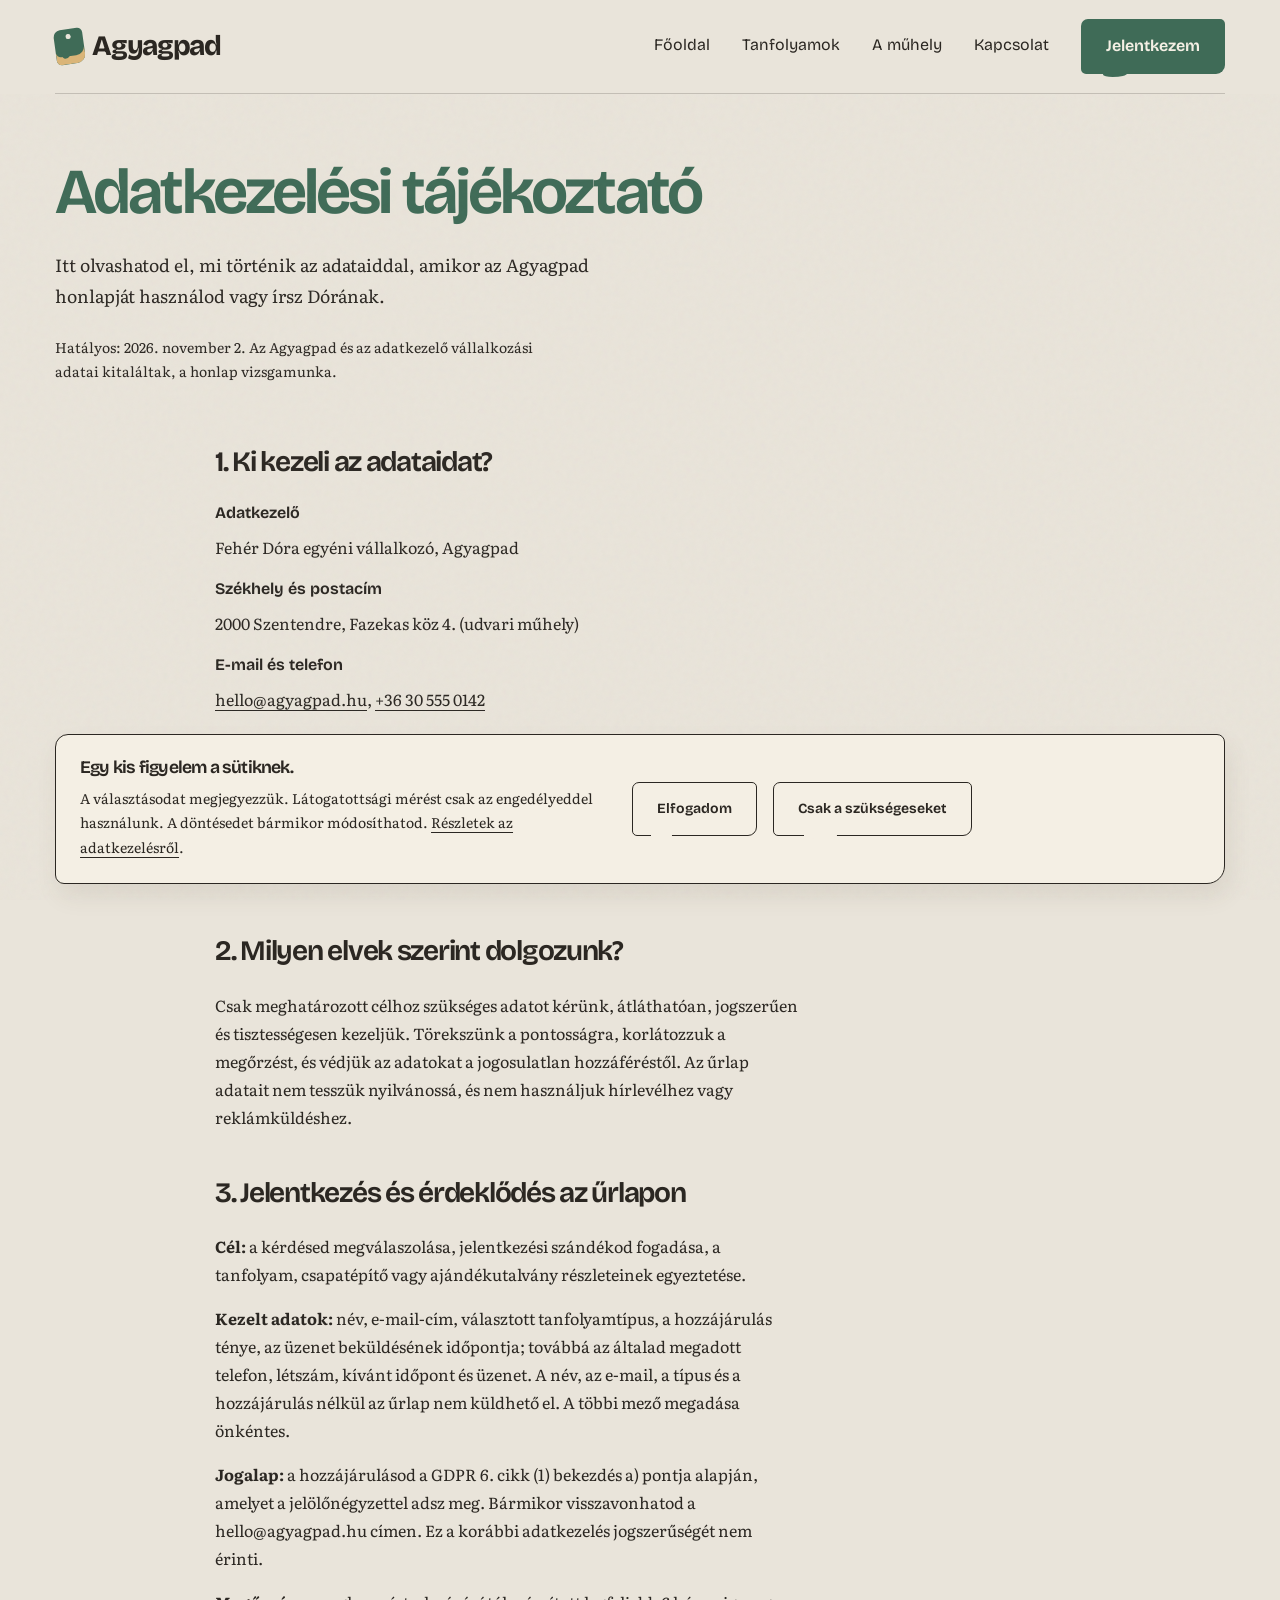
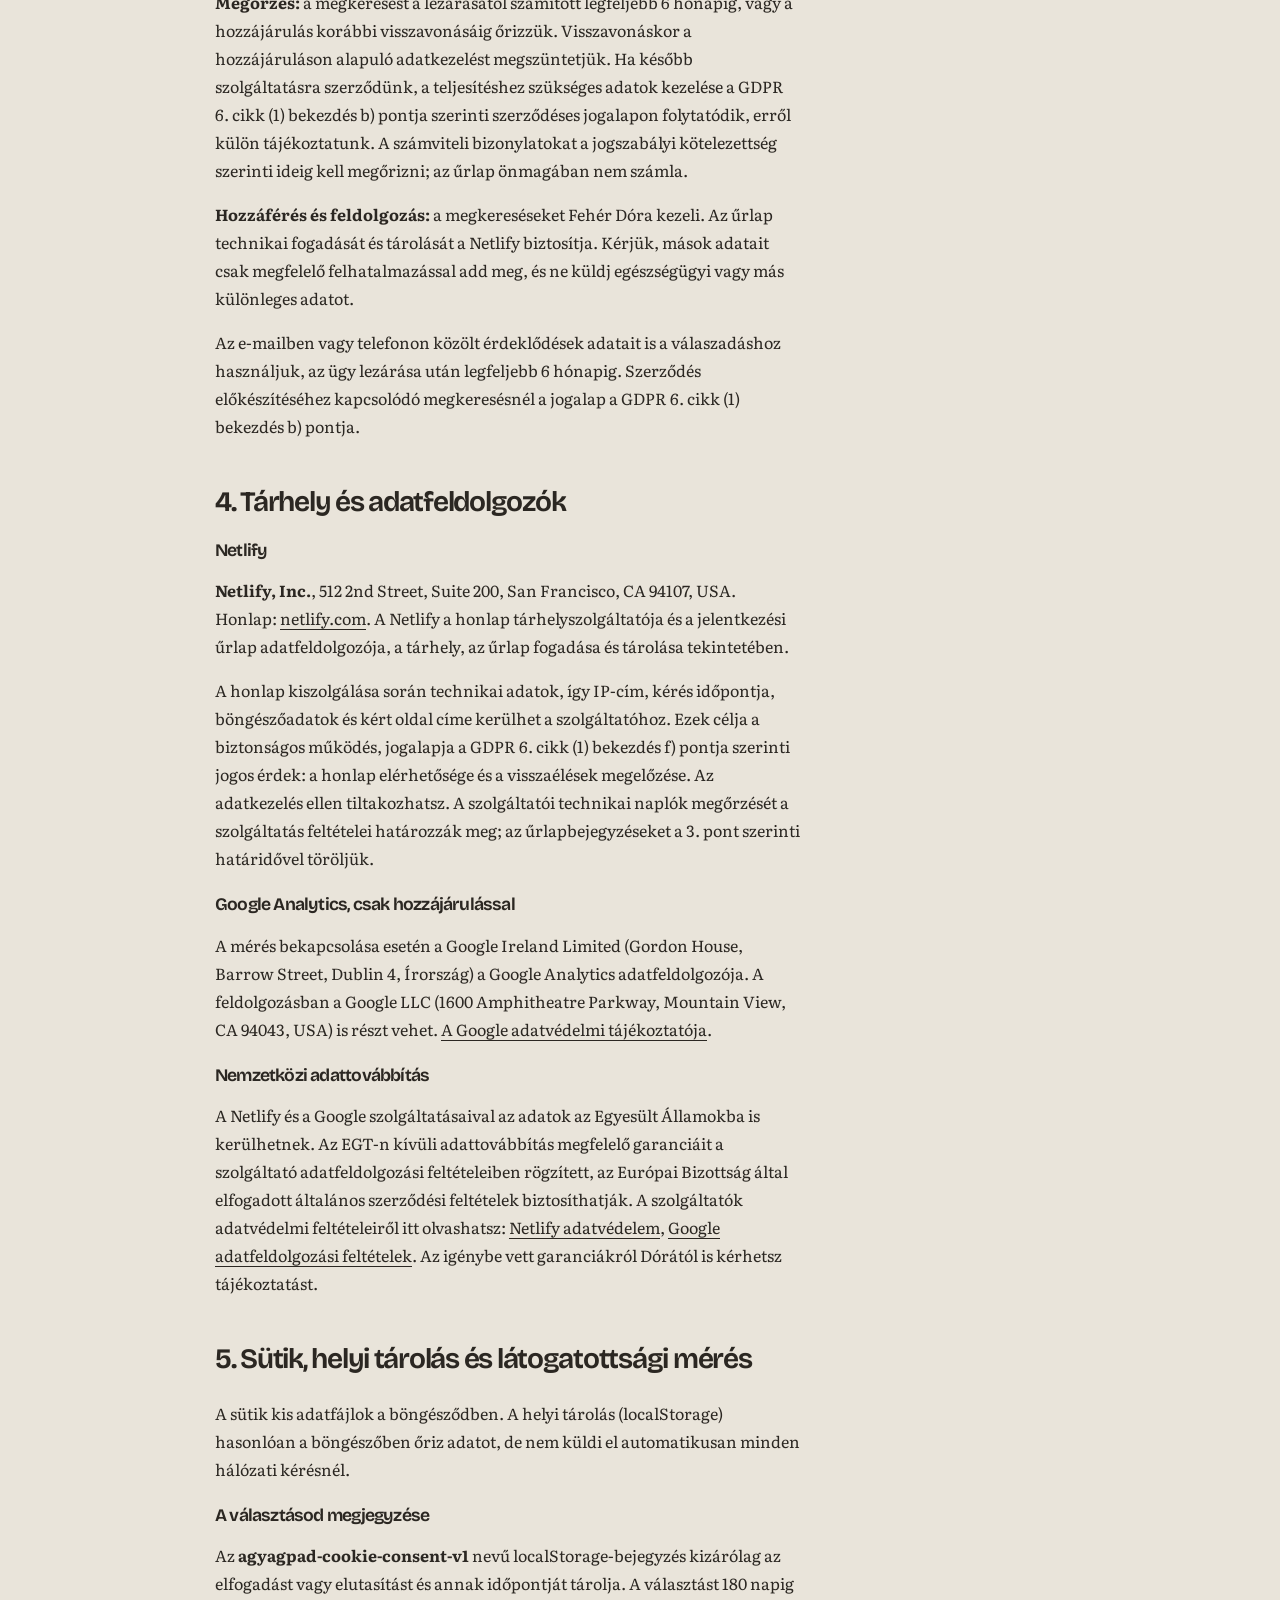
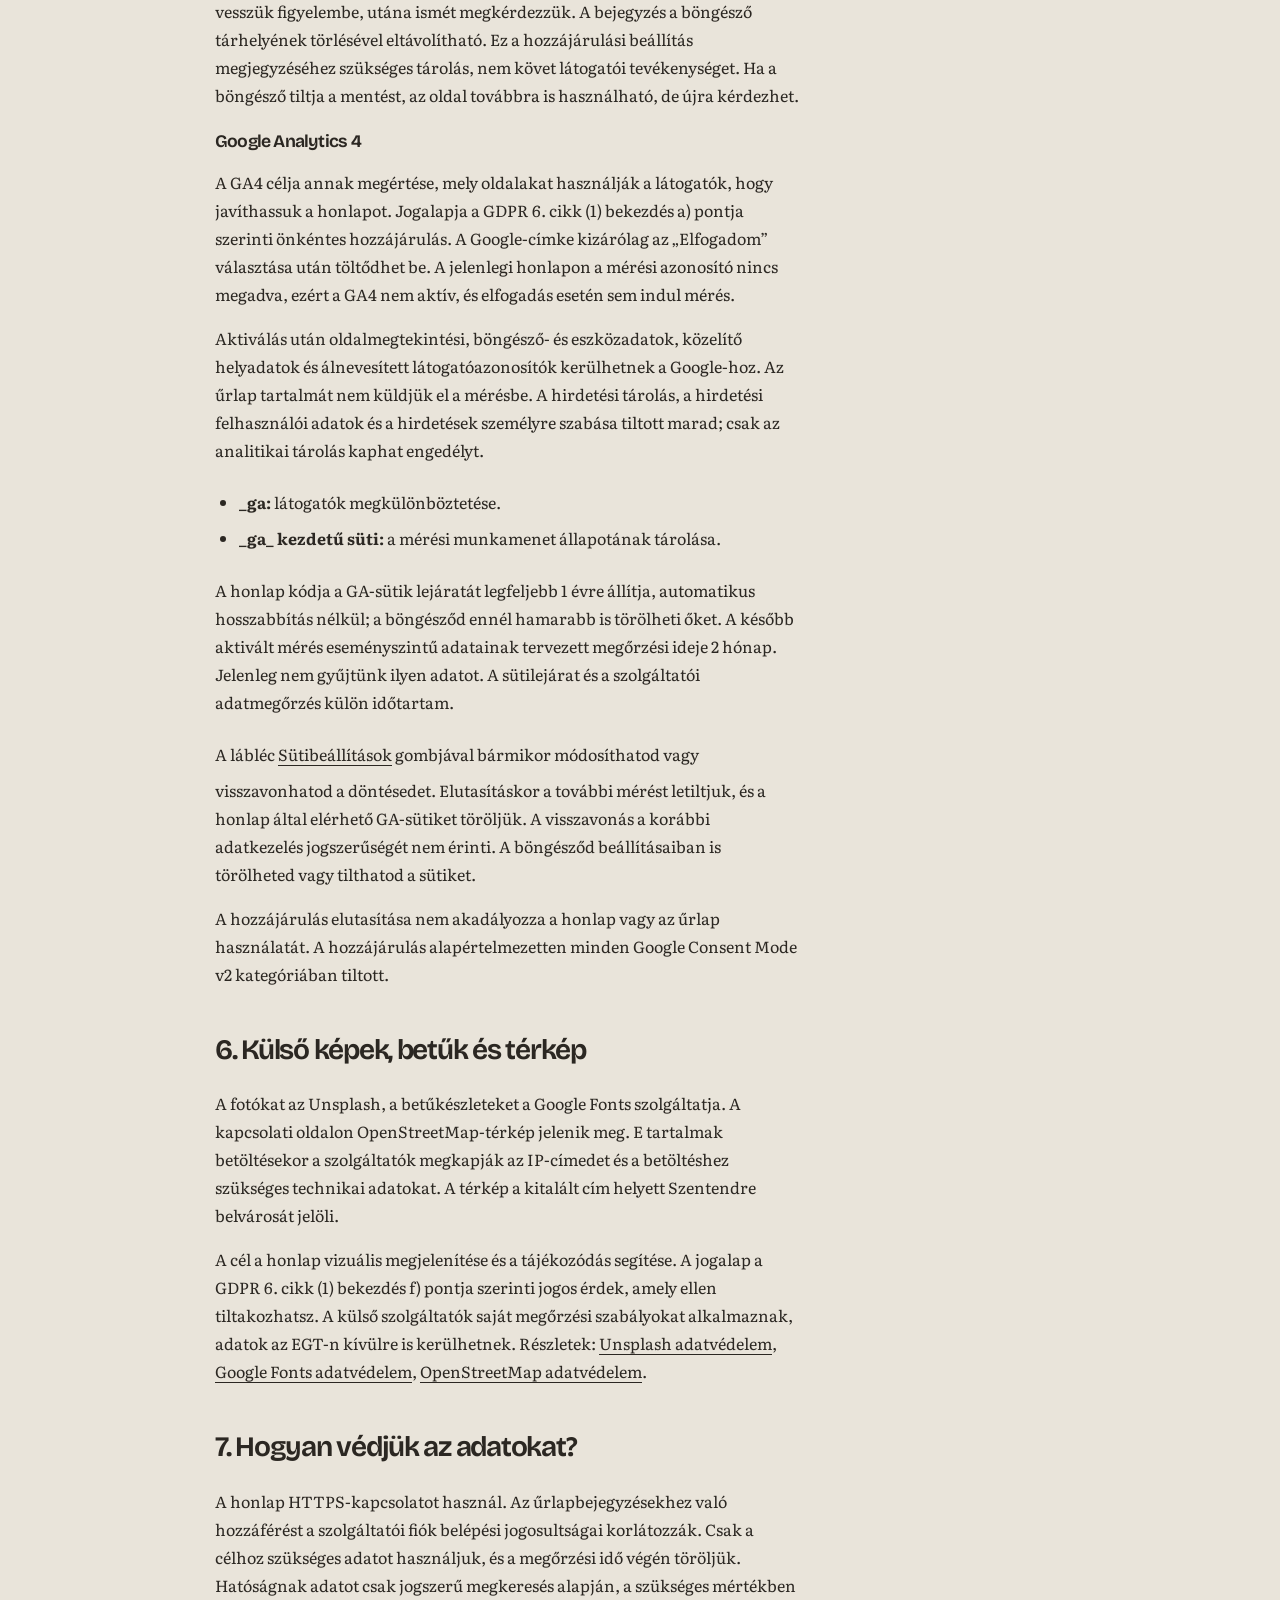
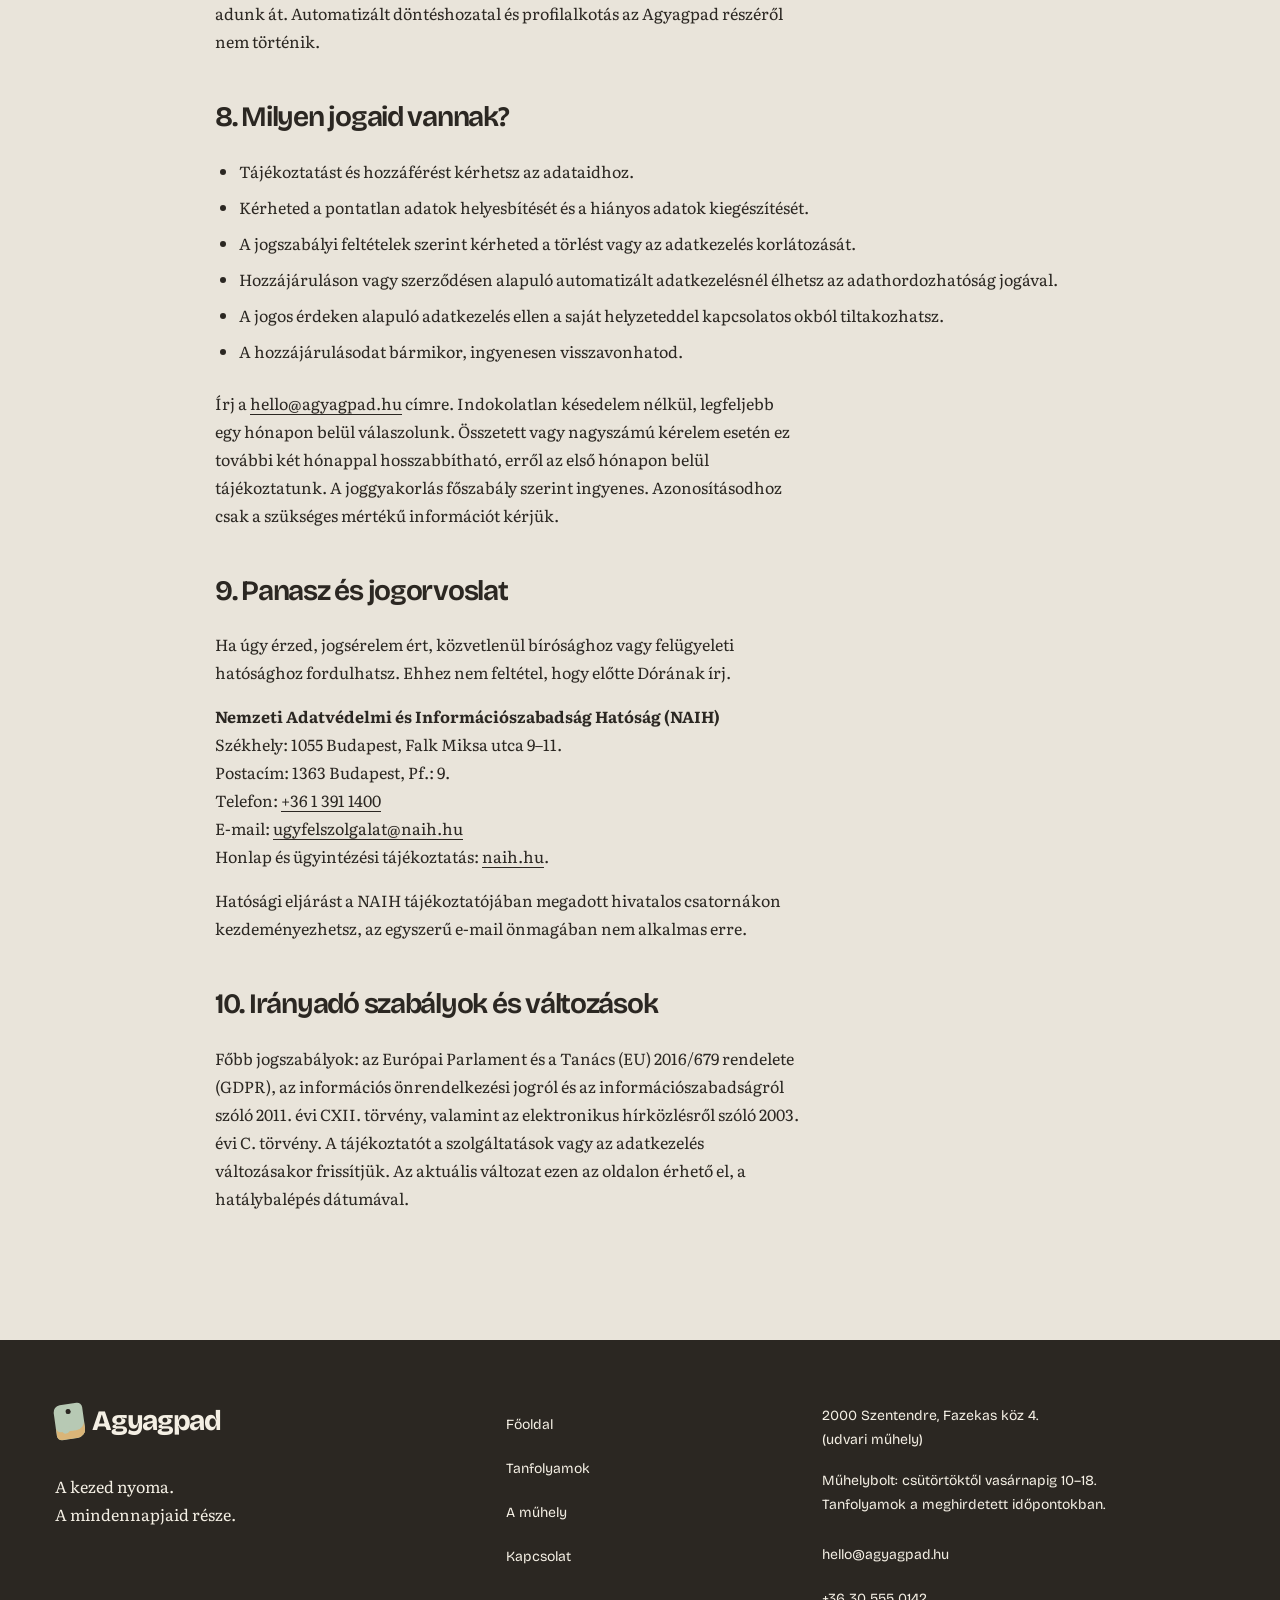
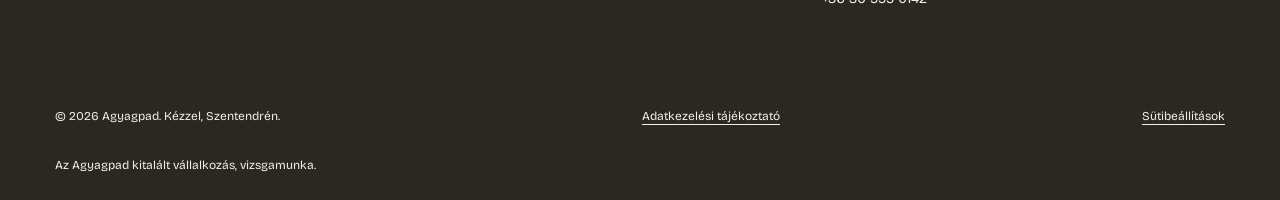
<file: adatkezelesi-tajekoztato.html>
<!doctype html>
<html lang="hu"><head><meta charset="UTF-8"><meta name="viewport" content="width=device-width, initial-scale=1.0">
<title>Adatkezelési tájékoztató | Agyagpad</title><meta name="description" content="Az Agyagpad jelentkezési űrlapjának adatkezelése, a sütiválasztás, a hozzájáruláshoz kötött mérés és az érintetti jogok közérthetően.">
<link rel="canonical" href="https://agyagpad-szentendre.netlify.app/adatkezelesi-tajekoztato.html">
<meta property="og:type" content="website"><meta property="og:site_name" content="Agyagpad"><meta property="og:title" content="Adatkezelési tájékoztató | Agyagpad"><meta property="og:description" content="Az Agyagpad jelentkezési űrlapjának adatkezelése, a sütiválasztás, a hozzájáruláshoz kötött mérés és az érintetti jogok közérthetően."><meta property="og:url" content="https://agyagpad-szentendre.netlify.app/adatkezelesi-tajekoztato.html"><meta property="og:image" content="https://images.unsplash.com/photo-1771523350533-a831d1f703a7?auto=format&fit=crop&fm=webp&q=75&w=1600"><meta property="og:image:alt" content="Agyagos kezek formálnak egy edényt a korongon"><meta property="og:locale" content="hu_HU">
<link rel="icon" href="favicon.svg" type="image/svg+xml"><meta name="theme-color" content="#3F6B57">
<link rel="preconnect" href="https://fonts.googleapis.com"><link rel="preconnect" href="https://fonts.gstatic.com" crossorigin><link rel="preconnect" href="https://images.unsplash.com">
<link href="https://fonts.googleapis.com/css2?family=Bricolage+Grotesque:opsz,wght@12..96,300..800&family=Literata:ital,opsz,wght@0,7..72,300..700;1,7..72,400&display=swap" rel="stylesheet"><link rel="stylesheet" href="css/style.css">
</head><body><a class="skip-link" href="#tartalom">Ugrás a tartalomra</a>
<header class="site-header" id="fejlec"><div class="container header-inner">
<a class="logo" href="index.html" aria-label="Agyagpad, főoldal"><span class="logo-mark" aria-hidden="true"></span>Agyagpad</a>
<nav class="desktop-nav" aria-label="Fő navigáció"><a href="index.html">Főoldal</a><a href="tanfolyamok.html">Tanfolyamok</a><a href="muhely.html">A műhely</a><a href="kapcsolat.html">Kapcsolat</a></nav>
<a class="button header-cta" href="kapcsolat.html#jelentkezes">Jelentkezem</a>
<button class="menu-toggle" type="button" aria-expanded="false" aria-controls="mobil-menu" aria-label="Menü megnyitása">Menü</button>
</div><div class="mobile-menu" id="mobil-menu" hidden><nav aria-label="Mobil navigáció"><a href="index.html">Főoldal</a><a href="tanfolyamok.html">Tanfolyamok</a><a href="muhely.html">A műhely</a><a href="kapcsolat.html">Kapcsolat</a></nav><p>Egy udvari műhely Szentendrén. Egy hely a korongnál neked.</p></div></header><main id="tartalom" tabindex="-1"><section class="page-intro container"><h1>Adatkezelési tájékoztató</h1><p class="lead">Itt olvashatod el, mi történik az adataiddal, amikor az Agyagpad honlapját használod vagy írsz Dórának.</p><p class="gallery-note">Hatályos: 2026. november 2. Az Agyagpad és az adatkezelő vállalkozási adatai kitaláltak, a honlap vizsgamunka.</p></section>
<div class="container legal">
<section aria-labelledby="adatkezelo-cim"><h2 id="adatkezelo-cim">1. Ki kezeli az adataidat?</h2><dl><div><dt>Adatkezelő</dt><dd>Fehér Dóra egyéni vállalkozó, Agyagpad</dd></div><div><dt>Székhely és postacím</dt><dd>2000 Szentendre, Fazekas köz 4. (udvari műhely)</dd></div><div><dt>E-mail és telefon</dt><dd><a href="mailto:hello@agyagpad.hu">hello@agyagpad.hu</a>, <a href="tel:+36305550142">+36 30 555 0142</a></dd></div><div><dt>Honlap</dt><dd><a href="https://agyagpad-szentendre.netlify.app/">agyagpad-szentendre.netlify.app</a></dd></div></dl><p>Az adatkezeléssel kapcsolatos kérésedet a fenti e-mail- vagy postacímre küldheted. Adatvédelmi tisztviselőt nem alkalmazunk, az ügyeket közvetlenül Fehér Dóra intézi.</p></section>
<section aria-labelledby="elvek-cim"><h2 id="elvek-cim">2. Milyen elvek szerint dolgozunk?</h2><p>Csak meghatározott célhoz szükséges adatot kérünk, átláthatóan, jogszerűen és tisztességesen kezeljük. Törekszünk a pontosságra, korlátozzuk a megőrzést, és védjük az adatokat a jogosulatlan hozzáféréstől. Az űrlap adatait nem tesszük nyilvánossá, és nem használjuk hírlevélhez vagy reklámküldéshez.</p></section>
<section aria-labelledby="urlap-adatok-cim"><h2 id="urlap-adatok-cim">3. Jelentkezés és érdeklődés az űrlapon</h2><p><strong>Cél:</strong> a kérdésed megválaszolása, jelentkezési szándékod fogadása, a tanfolyam, csapatépítő vagy ajándékutalvány részleteinek egyeztetése.</p><p><strong>Kezelt adatok:</strong> név, e-mail-cím, választott tanfolyamtípus, a hozzájárulás ténye, az üzenet beküldésének időpontja; továbbá az általad megadott telefon, létszám, kívánt időpont és üzenet. A név, az e-mail, a típus és a hozzájárulás nélkül az űrlap nem küldhető el. A többi mező megadása önkéntes.</p><p><strong>Jogalap:</strong> a hozzájárulásod a GDPR 6. cikk (1) bekezdés a) pontja alapján, amelyet a jelölőnégyzettel adsz meg. Bármikor visszavonhatod a hello@agyagpad.hu címen. Ez a korábbi adatkezelés jogszerűségét nem érinti.</p><p><strong>Megőrzés:</strong> a megkeresést a lezárásától számított legfeljebb 6 hónapig, vagy a hozzájárulás korábbi visszavonásáig őrizzük. Visszavonáskor a hozzájáruláson alapuló adatkezelést megszüntetjük. Ha később szolgáltatásra szerződünk, a teljesítéshez szükséges adatok kezelése a GDPR 6. cikk (1) bekezdés b) pontja szerinti szerződéses jogalapon folytatódik, erről külön tájékoztatunk. A számviteli bizonylatokat a jogszabályi kötelezettség szerinti ideig kell megőrizni; az űrlap önmagában nem számla.</p><p><strong>Hozzáférés és feldolgozás:</strong> a megkereséseket Fehér Dóra kezeli. Az űrlap technikai fogadását és tárolását a Netlify biztosítja. Kérjük, mások adatait csak megfelelő felhatalmazással add meg, és ne küldj egészségügyi vagy más különleges adatot.</p><p>Az e-mailben vagy telefonon közölt érdeklődések adatait is a válaszadáshoz használjuk, az ügy lezárása után legfeljebb 6 hónapig. Szerződés előkészítéséhez kapcsolódó megkeresésnél a jogalap a GDPR 6. cikk (1) bekezdés b) pontja.</p></section>
<section aria-labelledby="feldolgozok-cim"><h2 id="feldolgozok-cim">4. Tárhely és adatfeldolgozók</h2><h3>Netlify</h3><p><strong>Netlify, Inc.</strong>, 512 2nd Street, Suite 200, San Francisco, CA 94107, USA. Honlap: <a href="https://www.netlify.com/">netlify.com</a>. A Netlify a honlap tárhelyszolgáltatója és a jelentkezési űrlap adatfeldolgozója, a tárhely, az űrlap fogadása és tárolása tekintetében.</p><p>A honlap kiszolgálása során technikai adatok, így IP-cím, kérés időpontja, böngészőadatok és kért oldal címe kerülhet a szolgáltatóhoz. Ezek célja a biztonságos működés, jogalapja a GDPR 6. cikk (1) bekezdés f) pontja szerinti jogos érdek: a honlap elérhetősége és a visszaélések megelőzése. Az adatkezelés ellen tiltakozhatsz. A szolgáltatói technikai naplók megőrzését a szolgáltatás feltételei határozzák meg; az űrlapbejegyzéseket a 3. pont szerinti határidővel töröljük.</p><h3>Google Analytics, csak hozzájárulással</h3><p>A mérés bekapcsolása esetén a Google Ireland Limited (Gordon House, Barrow Street, Dublin 4, Írország) a Google Analytics adatfeldolgozója. A feldolgozásban a Google LLC (1600 Amphitheatre Parkway, Mountain View, CA 94043, USA) is részt vehet. <a href="https://policies.google.com/privacy?hl=hu">A Google adatvédelmi tájékoztatója</a>.</p><h3>Nemzetközi adattovábbítás</h3><p>A Netlify és a Google szolgáltatásaival az adatok az Egyesült Államokba is kerülhetnek. Az EGT-n kívüli adattovábbítás megfelelő garanciáit a szolgáltató adatfeldolgozási feltételeiben rögzített, az Európai Bizottság által elfogadott általános szerződési feltételek biztosíthatják. A szolgáltatók adatvédelmi feltételeiről itt olvashatsz: <a href="https://www.netlify.com/privacy/">Netlify adatvédelem</a>, <a href="https://business.safety.google/adsprocessorterms/">Google adatfeldolgozási feltételek</a>. Az igénybe vett garanciákról Dórától is kérhetsz tájékoztatást.</p></section>
<section id="sutik" aria-labelledby="sutik-cim"><h2 id="sutik-cim">5. Sütik, helyi tárolás és látogatottsági mérés</h2><p>A sütik kis adatfájlok a böngésződben. A helyi tárolás (localStorage) hasonlóan a böngészőben őriz adatot, de nem küldi el automatikusan minden hálózati kérésnél.</p><h3>A választásod megjegyzése</h3><p>Az <strong>agyagpad-cookie-consent-v1</strong> nevű localStorage-bejegyzés kizárólag az elfogadást vagy elutasítást és annak időpontját tárolja. A választást 180 napig vesszük figyelembe, utána ismét megkérdezzük. A bejegyzés a böngésző tárhelyének törlésével eltávolítható. Ez a hozzájárulási beállítás megjegyzéséhez szükséges tárolás, nem követ látogatói tevékenységet. Ha a böngésző tiltja a mentést, az oldal továbbra is használható, de újra kérdezhet.</p><h3>Google Analytics 4</h3><p>A GA4 célja annak megértése, mely oldalakat használják a látogatók, hogy javíthassuk a honlapot. Jogalapja a GDPR 6. cikk (1) bekezdés a) pontja szerinti önkéntes hozzájárulás. A Google-címke kizárólag az „Elfogadom” választása után töltődhet be. A jelenlegi honlapon a mérési azonosító nincs megadva, ezért a GA4 nem aktív, és elfogadás esetén sem indul mérés.</p><p>Aktiválás után oldalmegtekintési, böngésző- és eszközadatok, közelítő helyadatok és álnevesített látogatóazonosítók kerülhetnek a Google-hoz. Az űrlap tartalmát nem küldjük el a mérésbe. A hirdetési tárolás, a hirdetési felhasználói adatok és a hirdetések személyre szabása tiltott marad; csak az analitikai tárolás kaphat engedélyt.</p><ul class="plain-list"><li><strong>_ga:</strong> látogatók megkülönböztetése.</li><li><strong>_ga_ kezdetű süti:</strong> a mérési munkamenet állapotának tárolása.</li></ul><p>A honlap kódja a GA-sütik lejáratát legfeljebb 1 évre állítja, automatikus hosszabbítás nélkül; a böngésződ ennél hamarabb is törölheti őket. A később aktivált mérés eseményszintű adatainak tervezett megőrzési ideje 2 hónap. Jelenleg nem gyűjtünk ilyen adatot. A sütilejárat és a szolgáltatói adatmegőrzés külön időtartam.</p><p>A lábléc <button class="cookie-settings" type="button" data-cookie-settings>Sütibeállítások</button> gombjával bármikor módosíthatod vagy visszavonhatod a döntésedet. Elutasításkor a további mérést letiltjuk, és a honlap által elérhető GA-sütiket töröljük. A visszavonás a korábbi adatkezelés jogszerűségét nem érinti. A böngésződ beállításaiban is törölheted vagy tilthatod a sütiket.</p><p>A hozzájárulás elutasítása nem akadályozza a honlap vagy az űrlap használatát. A hozzájárulás alapértelmezetten minden Google Consent Mode v2 kategóriában tiltott.</p></section>
<section aria-labelledby="kulso-cim"><h2 id="kulso-cim">6. Külső képek, betűk és térkép</h2><p>A fotókat az Unsplash, a betűkészleteket a Google Fonts szolgáltatja. A kapcsolati oldalon OpenStreetMap-térkép jelenik meg. E tartalmak betöltésekor a szolgáltatók megkapják az IP-címedet és a betöltéshez szükséges technikai adatokat. A térkép a kitalált cím helyett Szentendre belvárosát jelöli.</p><p>A cél a honlap vizuális megjelenítése és a tájékozódás segítése. A jogalap a GDPR 6. cikk (1) bekezdés f) pontja szerinti jogos érdek, amely ellen tiltakozhatsz. A külső szolgáltatók saját megőrzési szabályokat alkalmaznak, adatok az EGT-n kívülre is kerülhetnek. Részletek: <a href="https://unsplash.com/privacy">Unsplash adatvédelem</a>, <a href="https://developers.google.com/fonts/faq/privacy">Google Fonts adatvédelem</a>, <a href="https://osmfoundation.org/wiki/Privacy_Policy">OpenStreetMap adatvédelem</a>.</p></section>
<section aria-labelledby="biztonsag-cim"><h2 id="biztonsag-cim">7. Hogyan védjük az adatokat?</h2><p>A honlap HTTPS-kapcsolatot használ. Az űrlapbejegyzésekhez való hozzáférést a szolgáltatói fiók belépési jogosultságai korlátozzák. Csak a célhoz szükséges adatot használjuk, és a megőrzési idő végén töröljük. Hatóságnak adatot csak jogszerű megkeresés alapján, a szükséges mértékben adunk át. Automatizált döntéshozatal és profilalkotás az Agyagpad részéről nem történik.</p></section>
<section aria-labelledby="jogok-cim"><h2 id="jogok-cim">8. Milyen jogaid vannak?</h2><ul class="plain-list"><li>Tájékoztatást és hozzáférést kérhetsz az adataidhoz.</li><li>Kérheted a pontatlan adatok helyesbítését és a hiányos adatok kiegészítését.</li><li>A jogszabályi feltételek szerint kérheted a törlést vagy az adatkezelés korlátozását.</li><li>Hozzájáruláson vagy szerződésen alapuló automatizált adatkezelésnél élhetsz az adathordozhatóság jogával.</li><li>A jogos érdeken alapuló adatkezelés ellen a saját helyzeteddel kapcsolatos okból tiltakozhatsz.</li><li>A hozzájárulásodat bármikor, ingyenesen visszavonhatod.</li></ul><p>Írj a <a href="mailto:hello@agyagpad.hu">hello@agyagpad.hu</a> címre. Indokolatlan késedelem nélkül, legfeljebb egy hónapon belül válaszolunk. Összetett vagy nagyszámú kérelem esetén ez további két hónappal hosszabbítható, erről az első hónapon belül tájékoztatunk. A joggyakorlás főszabály szerint ingyenes. Azonosításodhoz csak a szükséges mértékű információt kérjük.</p></section>
<section aria-labelledby="naih-cim"><h2 id="naih-cim">9. Panasz és jogorvoslat</h2><p>Ha úgy érzed, jogsérelem ért, közvetlenül bírósághoz vagy felügyeleti hatósághoz fordulhatsz. Ehhez nem feltétel, hogy előtte Dórának írj.</p><p><strong>Nemzeti Adatvédelmi és Információszabadság Hatóság (NAIH)</strong><br>Székhely: 1055 Budapest, Falk Miksa utca 9–11.<br>Postacím: 1363 Budapest, Pf.: 9.<br>Telefon: <a href="tel:+3613911400">+36 1 391 1400</a><br>E-mail: <a href="mailto:ugyfelszolgalat@naih.hu">ugyfelszolgalat@naih.hu</a><br>Honlap és ügyintézési tájékoztatás: <a href="https://naih.hu/ugyfelszolgalat-kapcsolat">naih.hu</a>.</p><p>Hatósági eljárást a NAIH tájékoztatójában megadott hivatalos csatornákon kezdeményezhetsz, az egyszerű e-mail önmagában nem alkalmas erre.</p></section>
<section aria-labelledby="jogszabaly-cim"><h2 id="jogszabaly-cim">10. Irányadó szabályok és változások</h2><p>Főbb jogszabályok: az Európai Parlament és a Tanács (EU) 2016/679 rendelete (GDPR), az információs önrendelkezési jogról és az információszabadságról szóló 2011. évi CXII. törvény, valamint az elektronikus hírközlésről szóló 2003. évi C. törvény. A tájékoztatót a szolgáltatások vagy az adatkezelés változásakor frissítjük. Az aktuális változat ezen az oldalon érhető el, a hatálybalépés dátumával.</p></section>
</div></main><footer><div class="container"><div class="footer-main">
<div class="footer-brand"><a class="logo" href="index.html" aria-label="Agyagpad, főoldal"><span class="logo-mark" aria-hidden="true"></span>Agyagpad</a><p class="footer-tagline">A kezed nyoma.<br>A mindennapjaid része.</p></div>
<nav class="footer-nav" aria-label="Lábléc navigáció"><a href="index.html">Főoldal</a><a href="tanfolyamok.html">Tanfolyamok</a><a href="muhely.html">A műhely</a><a href="kapcsolat.html">Kapcsolat</a></nav>
<div class="footer-contact"><p>2000 Szentendre, Fazekas köz 4.<br>(udvari műhely)</p><p>Műhelybolt: csütörtöktől vasárnapig 10–18.<br>Tanfolyamok a meghirdetett időpontokban.</p><a href="mailto:hello@agyagpad.hu">hello@agyagpad.hu</a><a href="tel:+36305550142">+36 30 555 0142</a></div>
</div><div class="footer-bottom"><p>© 2026 Agyagpad. Kézzel, Szentendrén.</p><a href="adatkezelesi-tajekoztato.html" aria-current="page">Adatkezelési tájékoztató</a><button type="button" class="cookie-settings" data-cookie-settings>Sütibeállítások</button></div><p class="footer-note">Az Agyagpad kitalált vállalkozás, vizsgamunka.</p></div></footer>
<section class="cookie-banner" id="suti-banner" aria-labelledby="suti-cim" hidden><div><h2 id="suti-cim">Egy kis figyelem a sütiknek.</h2><p>A választásodat megjegyezzük. Látogatottsági mérést csak az engedélyeddel használunk. A döntésedet bármikor módosíthatod. <a href="adatkezelesi-tajekoztato.html#sutik">Részletek az adatkezelésről</a>.</p></div><div class="cookie-actions"><button class="button" type="button" data-consent="accept">Elfogadom</button><button class="button" type="button" data-consent="necessary">Csak a szükségeseket</button></div></section>
<p class="cookie-status" id="suti-statusz" role="status" aria-live="polite"></p>
<script src="js/main.js" defer></script></body></html>
</file>
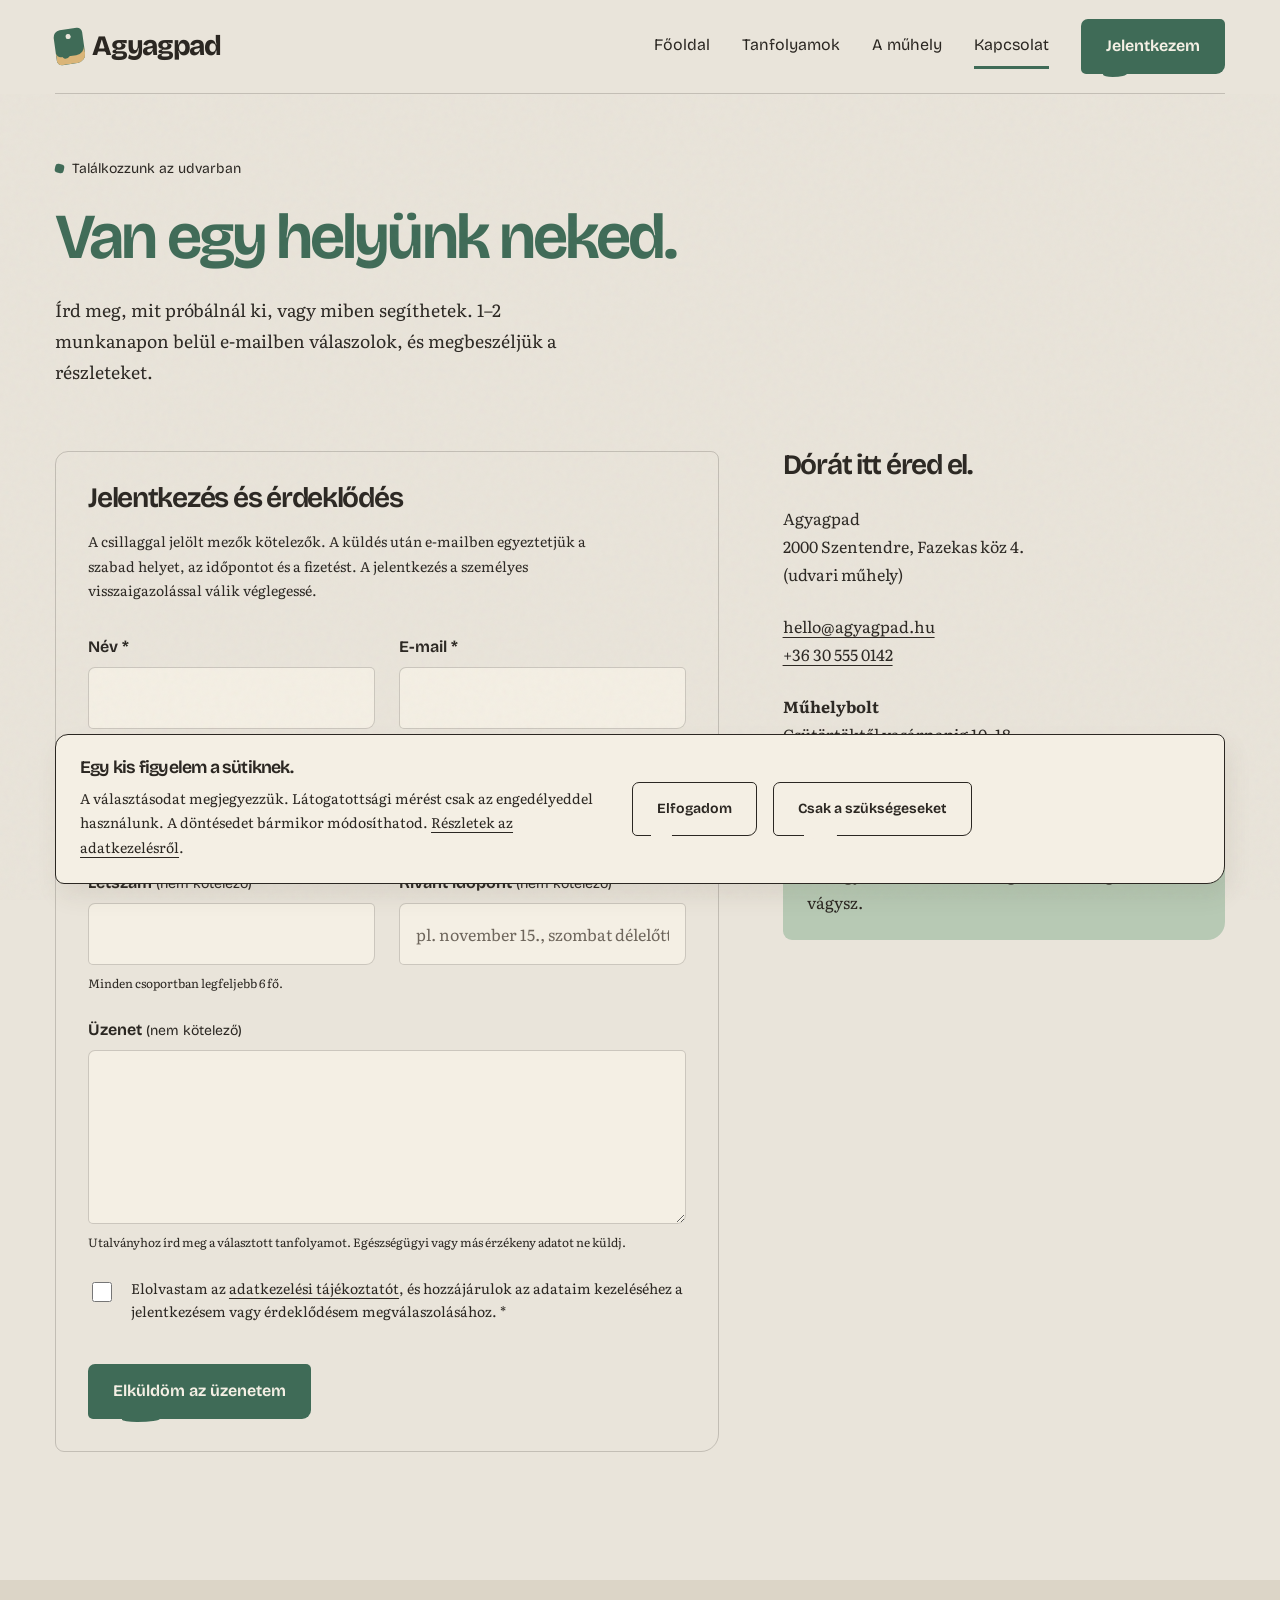
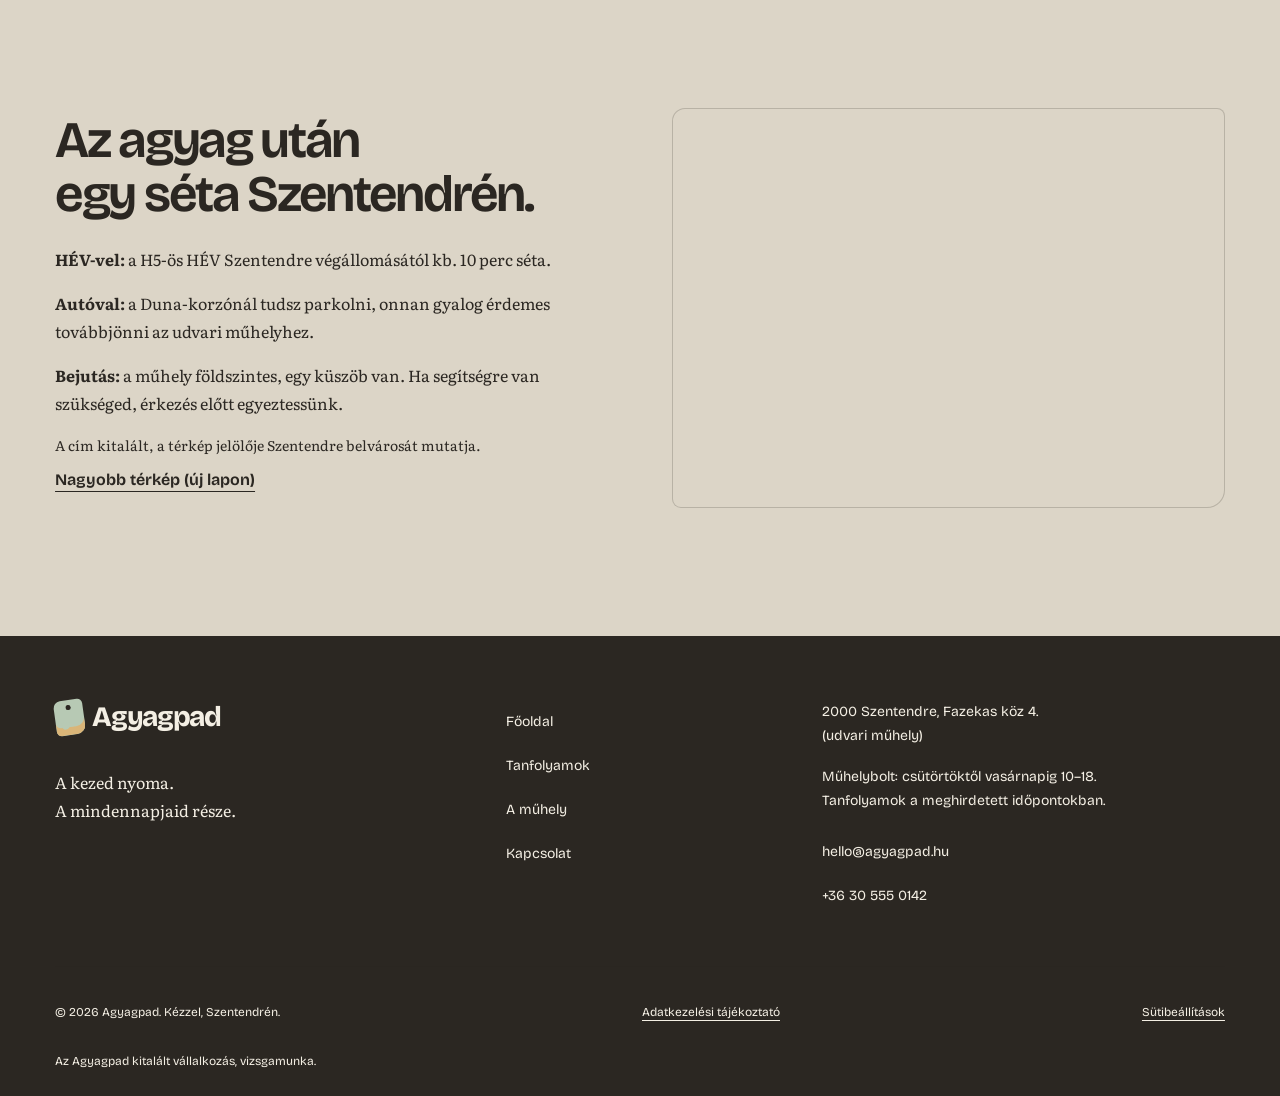
<file: kapcsolat.html>
<!doctype html>
<html lang="hu"><head><meta charset="UTF-8"><meta name="viewport" content="width=device-width, initial-scale=1.0">
<title>Kapcsolat és jelentkezés | Agyagpad, Szentendre</title><meta name="description" content="Jelentkezz korongozó tanfolyamra, kérj ajándékutalványt, vagy írj Dórának. Elérhetőségek, nyitvatartás és megközelítés Szentendrén.">
<link rel="canonical" href="https://agyagpad-szentendre.netlify.app/kapcsolat.html">
<meta property="og:type" content="website"><meta property="og:site_name" content="Agyagpad"><meta property="og:title" content="Kapcsolat és jelentkezés | Agyagpad, Szentendre"><meta property="og:description" content="Jelentkezz korongozó tanfolyamra, kérj ajándékutalványt, vagy írj Dórának. Elérhetőségek, nyitvatartás és megközelítés Szentendrén."><meta property="og:url" content="https://agyagpad-szentendre.netlify.app/kapcsolat.html"><meta property="og:image" content="https://images.unsplash.com/photo-1771523350533-a831d1f703a7?auto=format&fit=crop&fm=webp&q=75&w=1600"><meta property="og:image:alt" content="Agyagos kezek formálnak egy edényt a korongon"><meta property="og:locale" content="hu_HU">
<link rel="icon" href="favicon.svg" type="image/svg+xml"><meta name="theme-color" content="#3F6B57">
<link rel="preconnect" href="https://fonts.googleapis.com"><link rel="preconnect" href="https://fonts.gstatic.com" crossorigin><link rel="preconnect" href="https://images.unsplash.com">
<link href="https://fonts.googleapis.com/css2?family=Bricolage+Grotesque:opsz,wght@12..96,300..800&family=Literata:ital,opsz,wght@0,7..72,300..700;1,7..72,400&display=swap" rel="stylesheet"><link rel="stylesheet" href="css/style.css">
</head><body><a class="skip-link" href="#tartalom">Ugrás a tartalomra</a>
<header class="site-header" id="fejlec"><div class="container header-inner">
<a class="logo" href="index.html" aria-label="Agyagpad, főoldal"><span class="logo-mark" aria-hidden="true"></span>Agyagpad</a>
<nav class="desktop-nav" aria-label="Fő navigáció"><a href="index.html">Főoldal</a><a href="tanfolyamok.html">Tanfolyamok</a><a href="muhely.html">A műhely</a><a href="kapcsolat.html" aria-current="page">Kapcsolat</a></nav>
<a class="button header-cta" href="kapcsolat.html#jelentkezes">Jelentkezem</a>
<button class="menu-toggle" type="button" aria-expanded="false" aria-controls="mobil-menu" aria-label="Menü megnyitása">Menü</button>
</div><div class="mobile-menu" id="mobil-menu" hidden><nav aria-label="Mobil navigáció"><a href="index.html">Főoldal</a><a href="tanfolyamok.html">Tanfolyamok</a><a href="muhely.html">A műhely</a><a href="kapcsolat.html" aria-current="page">Kapcsolat</a></nav><p>Egy udvari műhely Szentendrén. Egy hely a korongnál neked.</p></div></header><main id="tartalom" tabindex="-1"><section class="page-intro container"><p class="hero-location">Találkozzunk az udvarban</p><h1>Van egy helyünk neked.</h1><p class="lead">Írd meg, mit próbálnál ki, vagy miben segíthetek. 1–2 munkanapon belül e-mailben válaszolok, és megbeszéljük a részleteket.</p></section>
<div class="container contact-layout"><section class="form-panel" id="jelentkezes" aria-labelledby="urlap-cim"><h2 id="urlap-cim">Jelentkezés és érdeklődés</h2><p>A csillaggal jelölt mezők kötelezők. A küldés után e-mailben egyeztetjük a szabad helyet, az időpontot és a fizetést. A jelentkezés a személyes visszaigazolással válik véglegessé.</p>
<form name="jelentkezes" method="POST" data-netlify="true" netlify-honeypot="bot-field" action="/koszonjuk.html">
<input type="hidden" name="form-name" value="jelentkezes"><p hidden><label for="bot-field">Ezt a mezőt hagyd üresen</label><input id="bot-field" name="bot-field" tabindex="-1" autocomplete="off"></p>
<div class="form-grid">
<div class="field"><label for="nev">Név *</label><input id="nev" name="nev" type="text" autocomplete="name" maxlength="120" required aria-describedby="nev-hiba"><p class="field-error" id="nev-hiba" hidden></p></div>
<div class="field"><label for="email">E-mail *</label><input id="email" name="email" type="email" autocomplete="email" maxlength="254" required aria-describedby="email-hiba"><p class="field-error" id="email-hiba" hidden></p></div>
<div class="field"><label for="telefon">Telefon <span>(nem kötelező)</span></label><input id="telefon" name="telefon" type="tel" autocomplete="tel" maxlength="40" aria-describedby="telefon-hiba"><p class="field-error" id="telefon-hiba" hidden></p></div>
<div class="field"><label for="tipus">Tanfolyam típusa *</label><select id="tipus" name="tipus" required aria-describedby="tipus-hiba"><option value="">Válassz egy típust</option><option value="kostolo">Kóstoló</option><option value="kurzus">Kezdő kurzus</option><option value="csapatepito">Csapatépítő</option><option value="utalvany">Ajándékutalvány</option><option value="egyeb">Egyéb kérdés</option></select><p class="field-error" id="tipus-hiba" hidden></p></div>
<div class="field"><label for="letszam">Létszám <span>(nem kötelező)</span></label><input id="letszam" name="letszam" type="number" min="1" max="6" step="1" inputmode="numeric" aria-describedby="letszam-segitseg letszam-hiba"><span class="field-help" id="letszam-segitseg">Minden csoportban legfeljebb 6 fő.</span><p class="field-error" id="letszam-hiba" hidden></p></div>
<div class="field"><label for="idopont">Kívánt időpont <span>(nem kötelező)</span></label><input id="idopont" name="idopont" type="text" maxlength="200" placeholder="pl. november 15., szombat délelőtt" aria-describedby="idopont-hiba"><p class="field-error" id="idopont-hiba" hidden></p></div>
<div class="field wide"><label for="uzenet">Üzenet <span>(nem kötelező)</span></label><textarea id="uzenet" name="uzenet" rows="5" maxlength="4000" aria-describedby="uzenet-segitseg uzenet-hiba"></textarea><span class="field-help" id="uzenet-segitseg">Utalványhoz írd meg a választott tanfolyamot. Egészségügyi vagy más érzékeny adatot ne küldj.</span><p class="field-error" id="uzenet-hiba" hidden></p></div>
<div class="field wide"><label class="check-label" for="adatkezeles"><input id="adatkezeles" name="adatkezeles" type="checkbox" value="hozzajarulok" required aria-describedby="adatkezeles-hiba"><span>Elolvastam az <a href="adatkezelesi-tajekoztato.html">adatkezelési tájékoztatót</a>, és hozzájárulok az adataim kezeléséhez a jelentkezésem vagy érdeklődésem megválaszolásához. *</span></label><p class="field-error" id="adatkezeles-hiba" hidden></p></div>
</div><button class="button" type="submit">Elküldöm az üzenetem</button>
</form></section>
<aside class="contact-aside" aria-labelledby="elerhetoseg-cim"><h2 id="elerhetoseg-cim">Dórát itt éred el.</h2><p>Agyagpad<br>2000 Szentendre, Fazekas köz 4.<br>(udvari műhely)</p><p><a href="mailto:hello@agyagpad.hu">hello@agyagpad.hu</a><br><a href="tel:+36305550142">+36 30 555 0142</a></p><p><strong>Műhelybolt</strong><br>Csütörtöktől vasárnapig 10–18.<br>Tanfolyamok a meghirdetett időpontokban.</p><p class="aside-note">Nem tudod, melyik alkalom illene hozzád? Válaszd az „Egyéb kérdés” lehetőséget, és írd meg, mire vágysz.</p></aside></div>
<section class="section surface" id="megkozelites" aria-labelledby="utvonal-cim"><div class="container split"><div class="copy"><h2 id="utvonal-cim">Az agyag után<br>egy séta Szentendrén.</h2><p><strong>HÉV-vel:</strong> a H5-ös HÉV Szentendre végállomásától kb. 10 perc séta.</p><p><strong>Autóval:</strong> a Duna-korzónál tudsz parkolni, onnan gyalog érdemes továbbjönni az udvari műhelyhez.</p><p><strong>Bejutás:</strong> a műhely földszintes, egy küszöb van. Ha segítségre van szükséged, érkezés előtt egyeztessünk.</p><p class="gallery-note">A cím kitalált, a térkép jelölője Szentendre belvárosát mutatja.</p><a class="text-link" href="https://www.openstreetmap.org/?mlat=47.6694&amp;mlon=19.0756#map=16/47.6694/19.0756" target="_blank" rel="noopener noreferrer">Nagyobb térkép (új lapon)</a></div><iframe class="map" src="https://www.openstreetmap.org/export/embed.html?bbox=19.062%2C47.663%2C19.089%2C47.676&amp;layer=mapnik&amp;marker=47.6694%2C19.0756" width="800" height="400" loading="lazy" title="Szentendre belvárosa az OpenStreetMap térképen" referrerpolicy="no-referrer"></iframe></div></section></main><footer><div class="container"><div class="footer-main">
<div class="footer-brand"><a class="logo" href="index.html" aria-label="Agyagpad, főoldal"><span class="logo-mark" aria-hidden="true"></span>Agyagpad</a><p class="footer-tagline">A kezed nyoma.<br>A mindennapjaid része.</p></div>
<nav class="footer-nav" aria-label="Lábléc navigáció"><a href="index.html">Főoldal</a><a href="tanfolyamok.html">Tanfolyamok</a><a href="muhely.html">A műhely</a><a href="kapcsolat.html" aria-current="page">Kapcsolat</a></nav>
<div class="footer-contact"><p>2000 Szentendre, Fazekas köz 4.<br>(udvari műhely)</p><p>Műhelybolt: csütörtöktől vasárnapig 10–18.<br>Tanfolyamok a meghirdetett időpontokban.</p><a href="mailto:hello@agyagpad.hu">hello@agyagpad.hu</a><a href="tel:+36305550142">+36 30 555 0142</a></div>
</div><div class="footer-bottom"><p>© 2026 Agyagpad. Kézzel, Szentendrén.</p><a href="adatkezelesi-tajekoztato.html">Adatkezelési tájékoztató</a><button type="button" class="cookie-settings" data-cookie-settings>Sütibeállítások</button></div><p class="footer-note">Az Agyagpad kitalált vállalkozás, vizsgamunka.</p></div></footer>
<section class="cookie-banner" id="suti-banner" aria-labelledby="suti-cim" hidden><div><h2 id="suti-cim">Egy kis figyelem a sütiknek.</h2><p>A választásodat megjegyezzük. Látogatottsági mérést csak az engedélyeddel használunk. A döntésedet bármikor módosíthatod. <a href="adatkezelesi-tajekoztato.html#sutik">Részletek az adatkezelésről</a>.</p></div><div class="cookie-actions"><button class="button" type="button" data-consent="accept">Elfogadom</button><button class="button" type="button" data-consent="necessary">Csak a szükségeseket</button></div></section>
<p class="cookie-status" id="suti-statusz" role="status" aria-live="polite"></p>
<script src="js/main.js" defer></script></body></html>
</file>
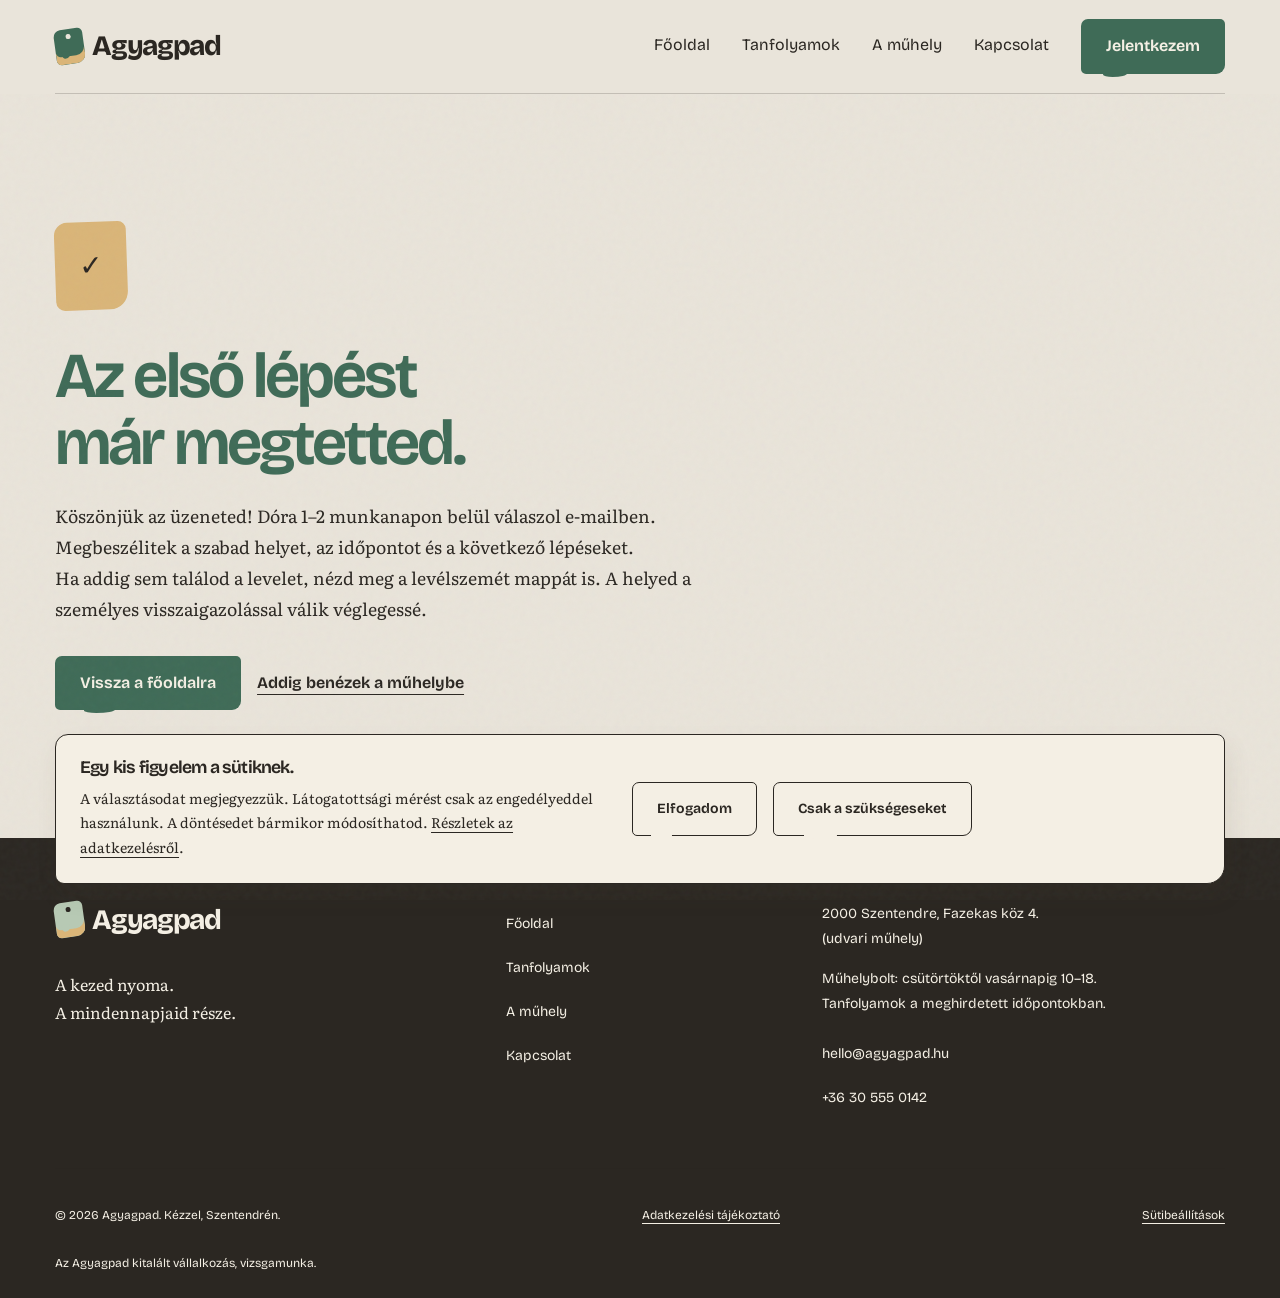
<file: koszonjuk.html>
<!doctype html>
<html lang="hu"><head><meta charset="UTF-8"><meta name="viewport" content="width=device-width, initial-scale=1.0">
<title>Köszönjük az üzeneted! | Agyagpad</title><meta name="description" content="Megérkezett az üzeneted. Dóra 1–2 munkanapon belül e-mailben válaszol, és egyeztetitek a jelentkezés részleteit.">
<meta name="robots" content="noindex"><link rel="canonical" href="https://agyagpad-szentendre.netlify.app/koszonjuk.html">
<meta property="og:type" content="website"><meta property="og:site_name" content="Agyagpad"><meta property="og:title" content="Köszönjük az üzeneted! | Agyagpad"><meta property="og:description" content="Megérkezett az üzeneted. Dóra 1–2 munkanapon belül e-mailben válaszol, és egyeztetitek a jelentkezés részleteit."><meta property="og:url" content="https://agyagpad-szentendre.netlify.app/koszonjuk.html"><meta property="og:image" content="https://images.unsplash.com/photo-1771523350533-a831d1f703a7?auto=format&fit=crop&fm=webp&q=75&w=1600"><meta property="og:image:alt" content="Agyagos kezek formálnak egy edényt a korongon"><meta property="og:locale" content="hu_HU">
<link rel="icon" href="favicon.svg" type="image/svg+xml"><meta name="theme-color" content="#3F6B57">
<link rel="preconnect" href="https://fonts.googleapis.com"><link rel="preconnect" href="https://fonts.gstatic.com" crossorigin><link rel="preconnect" href="https://images.unsplash.com">
<link href="https://fonts.googleapis.com/css2?family=Bricolage+Grotesque:opsz,wght@12..96,300..800&family=Literata:ital,opsz,wght@0,7..72,300..700;1,7..72,400&display=swap" rel="stylesheet"><link rel="stylesheet" href="css/style.css">
</head><body><a class="skip-link" href="#tartalom">Ugrás a tartalomra</a>
<header class="site-header" id="fejlec"><div class="container header-inner">
<a class="logo" href="index.html" aria-label="Agyagpad, főoldal"><span class="logo-mark" aria-hidden="true"></span>Agyagpad</a>
<nav class="desktop-nav" aria-label="Fő navigáció"><a href="index.html">Főoldal</a><a href="tanfolyamok.html">Tanfolyamok</a><a href="muhely.html">A műhely</a><a href="kapcsolat.html">Kapcsolat</a></nav>
<a class="button header-cta" href="kapcsolat.html#jelentkezes">Jelentkezem</a>
<button class="menu-toggle" type="button" aria-expanded="false" aria-controls="mobil-menu" aria-label="Menü megnyitása">Menü</button>
</div><div class="mobile-menu" id="mobil-menu" hidden><nav aria-label="Mobil navigáció"><a href="index.html">Főoldal</a><a href="tanfolyamok.html">Tanfolyamok</a><a href="muhely.html">A műhely</a><a href="kapcsolat.html">Kapcsolat</a></nav><p>Egy udvari műhely Szentendrén. Egy hely a korongnál neked.</p></div></header><main id="tartalom" tabindex="-1"><section class="status-page container"><span class="status-tile" aria-hidden="true">✓</span><h1>Az első lépést már megtetted.</h1><p>Köszönjük az üzeneted! Dóra 1–2 munkanapon belül válaszol e-mailben. Megbeszélitek a szabad helyet, az időpontot és a következő lépéseket.</p><p>Ha addig sem találod a levelet, nézd meg a levélszemét mappát is. A helyed a személyes visszaigazolással válik véglegessé.</p><div class="actions"><a class="button" href="index.html">Vissza a főoldalra</a><a class="text-link" href="muhely.html">Addig benézek a műhelybe</a></div></section></main><footer><div class="container"><div class="footer-main">
<div class="footer-brand"><a class="logo" href="index.html" aria-label="Agyagpad, főoldal"><span class="logo-mark" aria-hidden="true"></span>Agyagpad</a><p class="footer-tagline">A kezed nyoma.<br>A mindennapjaid része.</p></div>
<nav class="footer-nav" aria-label="Lábléc navigáció"><a href="index.html">Főoldal</a><a href="tanfolyamok.html">Tanfolyamok</a><a href="muhely.html">A műhely</a><a href="kapcsolat.html">Kapcsolat</a></nav>
<div class="footer-contact"><p>2000 Szentendre, Fazekas köz 4.<br>(udvari műhely)</p><p>Műhelybolt: csütörtöktől vasárnapig 10–18.<br>Tanfolyamok a meghirdetett időpontokban.</p><a href="mailto:hello@agyagpad.hu">hello@agyagpad.hu</a><a href="tel:+36305550142">+36 30 555 0142</a></div>
</div><div class="footer-bottom"><p>© 2026 Agyagpad. Kézzel, Szentendrén.</p><a href="adatkezelesi-tajekoztato.html">Adatkezelési tájékoztató</a><button type="button" class="cookie-settings" data-cookie-settings>Sütibeállítások</button></div><p class="footer-note">Az Agyagpad kitalált vállalkozás, vizsgamunka.</p></div></footer>
<section class="cookie-banner" id="suti-banner" aria-labelledby="suti-cim" hidden><div><h2 id="suti-cim">Egy kis figyelem a sütiknek.</h2><p>A választásodat megjegyezzük. Látogatottsági mérést csak az engedélyeddel használunk. A döntésedet bármikor módosíthatod. <a href="adatkezelesi-tajekoztato.html#sutik">Részletek az adatkezelésről</a>.</p></div><div class="cookie-actions"><button class="button" type="button" data-consent="accept">Elfogadom</button><button class="button" type="button" data-consent="necessary">Csak a szükségeseket</button></div></section>
<p class="cookie-status" id="suti-statusz" role="status" aria-live="polite"></p>
<script src="js/main.js" defer></script></body></html>
</file>
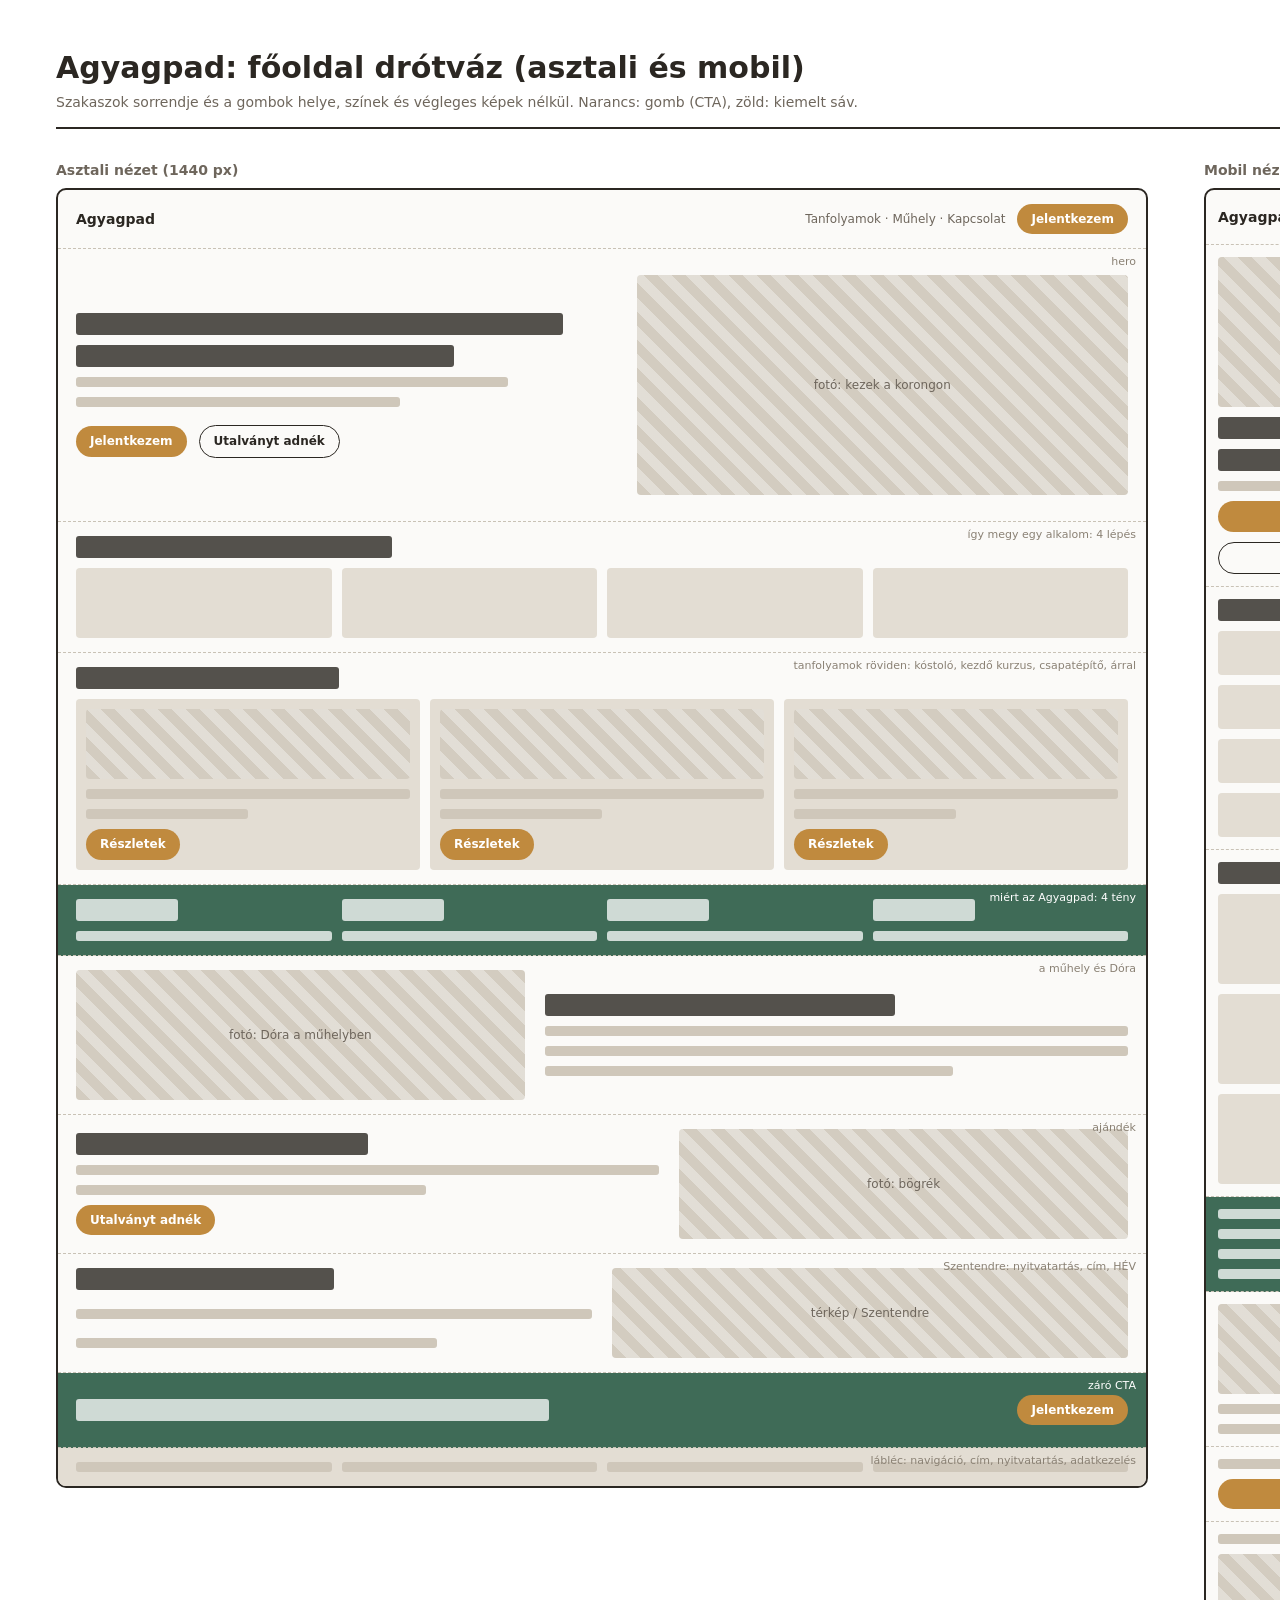
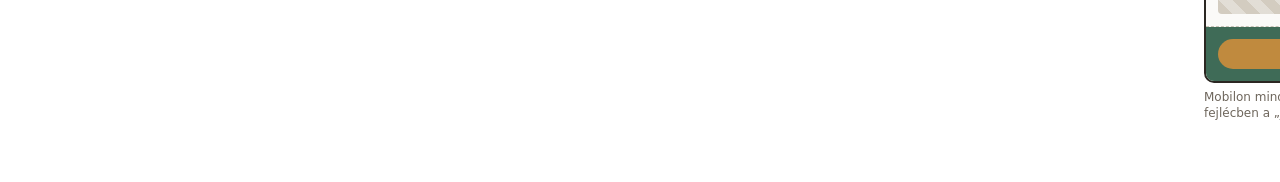
<file: terv/drotvaz-fooldal.html>
<!doctype html>
<html lang="hu">
<head>
<meta charset="UTF-8">
<title>Agyagpad: főoldal drótváz</title>
<style>
  * { box-sizing:border-box; }
  body { margin:0; background:#fff; color:#2b2722; font:14px/1.35 "Segoe UI", system-ui, sans-serif; }
  .sheet { width:1600px; padding:48px 56px; }
  header { border-bottom:2px solid #2b2722; padding-bottom:16px; margin-bottom:32px; }
  h1 { margin:0; font-size:30px; }
  header p { margin:4px 0 0; color:#6e665c; }
  .wrap { display:grid; grid-template-columns:1fr 340px; gap:56px; align-items:start; }
  .label { font-weight:600; color:#6e665c; margin-bottom:8px; }
  .frame { border:2px solid #2b2722; border-radius:10px; overflow:hidden; background:#fbfaf8; }
  .s { border-bottom:1px dashed #c9c2b6; padding:14px 18px; position:relative; }
  .s:last-child { border-bottom:0; }
  .tag { position:absolute; top:6px; right:10px; font-size:11px; color:#8a8174; }
  .row { display:flex; gap:12px; align-items:center; }
  .grid { display:grid; gap:10px; }
  .b { background:#e3ddd3; border-radius:4px; }
  .img { background:#d3ccc0 repeating-linear-gradient(45deg, transparent 0 10px, rgba(255,255,255,.35) 10px 20px); border-radius:4px; display:flex; align-items:center; justify-content:center; color:#6e665c; font-size:12px; }
  .t { height:10px; background:#cfc7ba; border-radius:3px; }
  .h { height:22px; background:#2b2722; border-radius:3px; opacity:.8; }
  .btn { background:#c08a3e; color:#fff; border-radius:999px; padding:7px 14px; font-size:12px; font-weight:600; white-space:nowrap; }
  .btn.o { background:transparent; color:#2b2722; border:1.5px solid #2b2722; }
  .dark { background:#3f6b57; }
  .dark .t, .dark .h { background:#fff; opacity:.75; }
  .logo { font-weight:800; }
  .nav { display:flex; gap:14px; color:#6e665c; font-size:12px; margin-left:auto; }
  .m .s { padding:12px; }
  .note { font-size:12px; color:#6e665c; margin-top:6px; }
</style>
</head>
<body>
<div class="sheet">
  <header>
    <h1>Agyagpad: főoldal drótváz (asztali és mobil)</h1>
    <p>Szakaszok sorrendje és a gombok helye, színek és végleges képek nélkül. Narancs: gomb (CTA), zöld: kiemelt sáv.</p>
  </header>
  <div class="wrap">
    <div>
      <div class="label">Asztali nézet (1440 px)</div>
      <div class="frame">
        <div class="s row"><span class="logo">Agyagpad</span><span class="nav">Tanfolyamok · Műhely · Kapcsolat</span><span class="btn">Jelentkezem</span></div>
        <div class="s" style="display:grid;grid-template-columns:1.1fr 1fr;gap:20px;padding:26px 18px">
          <div class="grid" style="align-content:center"><div class="h" style="width:90%"></div><div class="h" style="width:70%"></div><div class="t" style="width:80%"></div><div class="t" style="width:60%"></div><div class="row" style="margin-top:8px"><span class="btn">Jelentkezem</span><span class="btn o">Utalványt adnék</span></div></div>
          <div class="img" style="height:220px">fotó: kezek a korongon</div>
          <span class="tag">hero</span>
        </div>
        <div class="s"><div class="h" style="width:30%;margin-bottom:10px"></div><div class="grid" style="grid-template-columns:repeat(4,1fr)"><div class="b" style="height:70px"></div><div class="b" style="height:70px"></div><div class="b" style="height:70px"></div><div class="b" style="height:70px"></div></div><span class="tag">így megy egy alkalom: 4 lépés</span></div>
        <div class="s"><div class="h" style="width:25%;margin-bottom:10px"></div><div class="grid" style="grid-template-columns:repeat(3,1fr)">
          <div class="grid b" style="padding:10px"><div class="img" style="height:70px"></div><div class="t"></div><div class="t" style="width:50%"></div><span class="btn" style="justify-self:start">Részletek</span></div>
          <div class="grid b" style="padding:10px"><div class="img" style="height:70px"></div><div class="t"></div><div class="t" style="width:50%"></div><span class="btn" style="justify-self:start">Részletek</span></div>
          <div class="grid b" style="padding:10px"><div class="img" style="height:70px"></div><div class="t"></div><div class="t" style="width:50%"></div><span class="btn" style="justify-self:start">Részletek</span></div>
        </div><span class="tag">tanfolyamok röviden: kóstoló, kezdő kurzus, csapatépítő, árral</span></div>
        <div class="s dark"><div class="grid" style="grid-template-columns:repeat(4,1fr)"><div class="grid"><div class="h" style="width:40%"></div><div class="t"></div></div><div class="grid"><div class="h" style="width:40%"></div><div class="t"></div></div><div class="grid"><div class="h" style="width:40%"></div><div class="t"></div></div><div class="grid"><div class="h" style="width:40%"></div><div class="t"></div></div></div><span class="tag" style="color:#fff">miért az Agyagpad: 4 tény</span></div>
        <div class="s" style="display:grid;grid-template-columns:1fr 1.3fr;gap:20px"><div class="img" style="height:130px">fotó: Dóra a műhelyben</div><div class="grid" style="align-content:center"><div class="h" style="width:60%"></div><div class="t"></div><div class="t"></div><div class="t" style="width:70%"></div></div><span class="tag">a műhely és Dóra</span></div>
        <div class="s" style="display:grid;grid-template-columns:1.3fr 1fr;gap:20px"><div class="grid" style="align-content:center"><div class="h" style="width:50%"></div><div class="t"></div><div class="t" style="width:60%"></div><span class="btn" style="justify-self:start">Utalványt adnék</span></div><div class="img" style="height:110px">fotó: bögrék</div><span class="tag">ajándék</span></div>
        <div class="s" style="display:grid;grid-template-columns:1fr 1fr;gap:20px"><div class="grid"><div class="h" style="width:50%"></div><div class="t"></div><div class="t" style="width:70%"></div></div><div class="img" style="height:90px">térkép / Szentendre</div><span class="tag">Szentendre: nyitvatartás, cím, HÉV</span></div>
        <div class="s dark row" style="justify-content:space-between;padding:22px 18px"><div class="h" style="width:45%"></div><span class="btn">Jelentkezem</span><span class="tag" style="color:#fff">záró CTA</span></div>
        <div class="s" style="background:#e3ddd3"><div class="grid" style="grid-template-columns:repeat(4,1fr)"><div class="t"></div><div class="t"></div><div class="t"></div><div class="t"></div></div><span class="tag">lábléc: navigáció, cím, nyitvatartás, adatkezelés</span></div>
      </div>
    </div>
    <div>
      <div class="label">Mobil nézet (375 px)</div>
      <div class="frame m">
        <div class="s row"><span class="logo">Agyagpad</span><span class="btn" style="margin-left:auto">Jelentkezem</span><span style="font-size:18px">☰</span></div>
        <div class="s grid"><div class="img" style="height:150px">fotó</div><div class="h"></div><div class="h" style="width:70%"></div><div class="t"></div><span class="btn" style="text-align:center">Jelentkezem</span><span class="btn o" style="text-align:center">Utalványt adnék</span></div>
        <div class="s grid"><div class="h" style="width:60%"></div><div class="b" style="height:44px"></div><div class="b" style="height:44px"></div><div class="b" style="height:44px"></div><div class="b" style="height:44px"></div></div>
        <div class="s grid"><div class="h" style="width:50%"></div><div class="b" style="height:90px"></div><div class="b" style="height:90px"></div><div class="b" style="height:90px"></div></div>
        <div class="s dark grid"><div class="t"></div><div class="t"></div><div class="t"></div><div class="t"></div></div>
        <div class="s grid"><div class="img" style="height:90px"></div><div class="t"></div><div class="t" style="width:70%"></div></div>
        <div class="s grid"><div class="t"></div><span class="btn" style="text-align:center">Utalványt adnék</span></div>
        <div class="s grid"><div class="t"></div><div class="img" style="height:60px"></div></div>
        <div class="s dark"><span class="btn" style="display:block;text-align:center">Jelentkezem</span></div>
      </div>
      <p class="note">Mobilon minden szakasz egy oszlopba rendeződik, a fejlécben a „Jelentkezem” gomb mindig elérhető.</p>
    </div>
  </div>
</div>
</body>
</html>
</file>
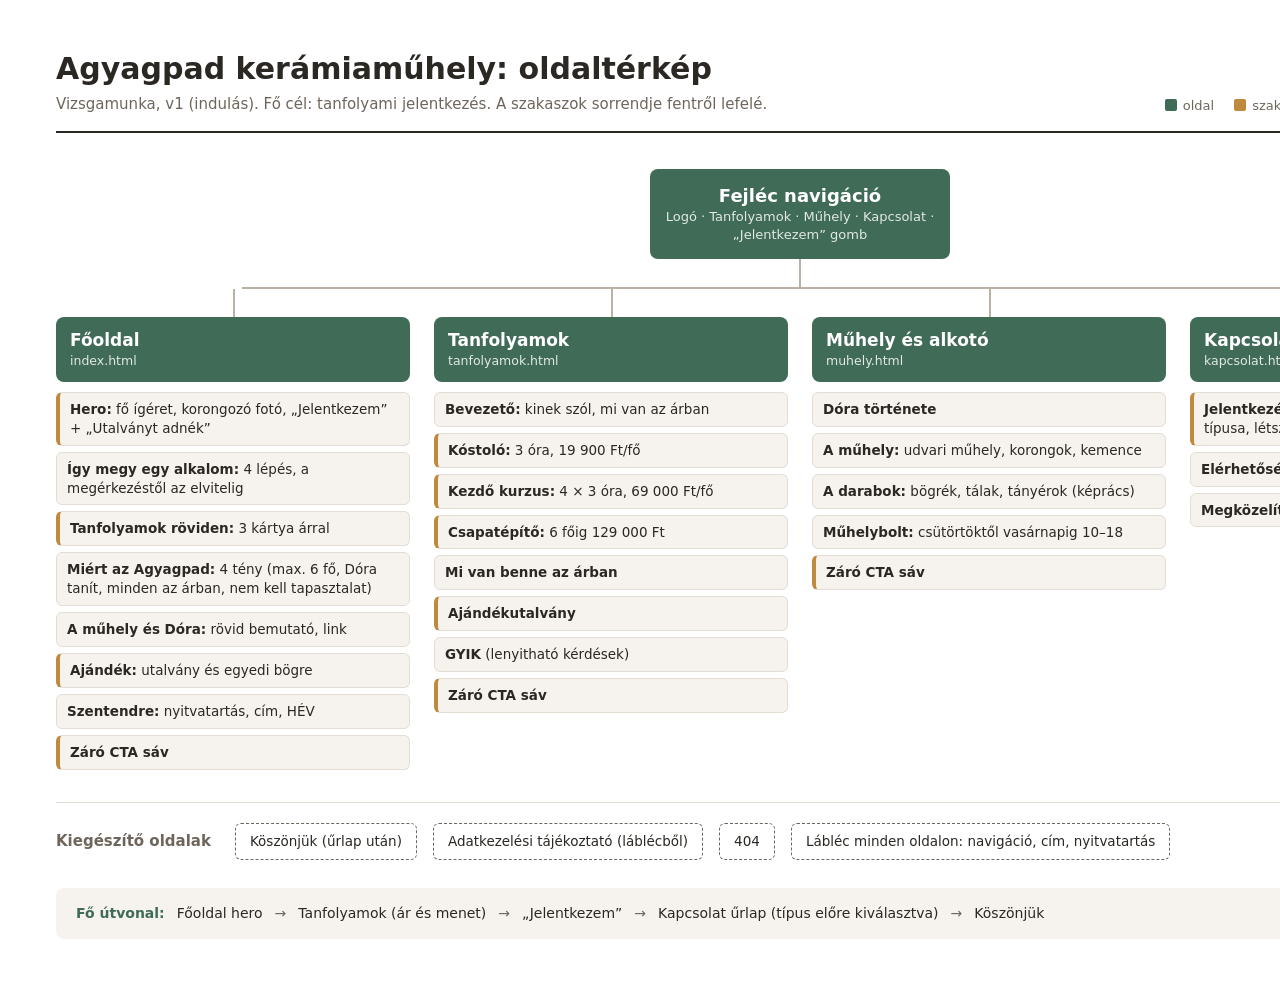
<file: terv/oldalterkep.html>
<!doctype html>
<html lang="hu">
<head>
<meta charset="UTF-8">
<title>Agyagpad: oldaltérkép</title>
<style>
  :root { --ink:#2b2722; --muted:#6e665c; --line:#b9b1a4; --box:#f6f3ee; --hi:#3f6b57; --cta:#c08a3e; }
  * { box-sizing:border-box; }
  body { margin:0; background:#fff; color:var(--ink); font:15px/1.4 "Segoe UI", system-ui, sans-serif; }
  .sheet { width:1600px; padding:48px 56px 56px; }
  header { display:flex; justify-content:space-between; align-items:flex-end; border-bottom:2px solid var(--ink); padding-bottom:16px; margin-bottom:36px; }
  h1 { margin:0; font-size:30px; }
  header p { margin:4px 0 0; color:var(--muted); }
  .legend { display:flex; gap:20px; font-size:13px; color:var(--muted); }
  .legend span::before { content:""; display:inline-block; width:12px; height:12px; margin-right:6px; vertical-align:-1px; border-radius:2px; }
  .legend .l-cta::before { background:var(--cta); }
  .legend .l-page::before { background:var(--hi); }
  .legend .l-extra::before { border:1.5px dashed var(--muted); }
  .root { width:300px; margin:0 auto; text-align:center; background:var(--hi); color:#fff; border-radius:8px; padding:14px; font-weight:700; font-size:18px; }
  .root small { display:block; font-weight:400; opacity:.85; font-size:13px; }
  .stem { width:2px; height:28px; background:var(--line); margin:0 auto; }
  .bar { height:2px; background:var(--line); margin:0 calc(12.5% - 0px); }
  .cols { display:grid; grid-template-columns:repeat(4,1fr); gap:24px; }
  .col { position:relative; padding-top:28px; }
  .col::before { content:""; position:absolute; top:0; left:50%; width:2px; height:28px; background:var(--line); }
  .page { background:var(--hi); color:#fff; border-radius:8px; padding:12px 14px; font-weight:700; font-size:17px; }
  .page small { display:block; font-weight:400; font-size:12.5px; opacity:.85; }
  ol { list-style:none; margin:10px 0 0; padding:0; display:grid; gap:6px; }
  li { background:var(--box); border:1px solid #e3ddd3; border-radius:6px; padding:7px 10px; font-size:13.5px; }
  li b { font-weight:600; }
  li.cta { border-left:4px solid var(--cta); }
  .extras { display:flex; gap:16px; margin-top:32px; padding-top:20px; border-top:1px solid #e3ddd3; align-items:center; }
  .extras h2 { font-size:15px; margin:0 8px 0 0; color:var(--muted); font-weight:600; }
  .extra { border:1.5px dashed var(--muted); border-radius:6px; padding:8px 14px; font-size:13.5px; }
  .flow { margin-top:28px; background:var(--box); border-radius:8px; padding:16px 20px; display:flex; gap:12px; align-items:center; font-size:14px; flex-wrap:wrap; }
  .flow b { color:var(--hi); }
  .flow .arrow { color:var(--muted); }
</style>
</head>
<body>
<div class="sheet">
  <header>
    <div>
      <h1>Agyagpad kerámiaműhely: oldaltérkép</h1>
      <p>Vizsgamunka, v1 (indulás). Fő cél: tanfolyami jelentkezés. A szakaszok sorrendje fentről lefelé.</p>
    </div>
    <div class="legend"><span class="l-page">oldal</span><span class="l-cta">szakasz gombbal (CTA)</span><span class="l-extra">kiegészítő oldal</span></div>
  </header>

  <div class="root">Fejléc navigáció<small>Logó · Tanfolyamok · Műhely · Kapcsolat · „Jelentkezem” gomb</small></div>
  <div class="stem"></div>
  <div class="bar"></div>
  <div class="cols">
    <div class="col">
      <div class="page">Főoldal<small>index.html</small></div>
      <ol>
        <li class="cta"><b>Hero:</b> fő ígéret, korongozó fotó, „Jelentkezem” + „Utalványt adnék”</li>
        <li><b>Így megy egy alkalom:</b> 4 lépés, a megérkezéstől az elvitelig</li>
        <li class="cta"><b>Tanfolyamok röviden:</b> 3 kártya árral</li>
        <li><b>Miért az Agyagpad:</b> 4 tény (max. 6 fő, Dóra tanít, minden az árban, nem kell tapasztalat)</li>
        <li><b>A műhely és Dóra:</b> rövid bemutató, link</li>
        <li class="cta"><b>Ajándék:</b> utalvány és egyedi bögre</li>
        <li><b>Szentendre:</b> nyitvatartás, cím, HÉV</li>
        <li class="cta"><b>Záró CTA sáv</b></li>
      </ol>
    </div>
    <div class="col">
      <div class="page">Tanfolyamok<small>tanfolyamok.html</small></div>
      <ol>
        <li><b>Bevezető:</b> kinek szól, mi van az árban</li>
        <li class="cta"><b>Kóstoló:</b> 3 óra, 19 900 Ft/fő</li>
        <li class="cta"><b>Kezdő kurzus:</b> 4 × 3 óra, 69 000 Ft/fő</li>
        <li class="cta"><b>Csapatépítő:</b> 6 főig 129 000 Ft</li>
        <li><b>Mi van benne az árban</b></li>
        <li class="cta"><b>Ajándékutalvány</b></li>
        <li><b>GYIK</b> (lenyitható kérdések)</li>
        <li class="cta"><b>Záró CTA sáv</b></li>
      </ol>
    </div>
    <div class="col">
      <div class="page">Műhely és alkotó<small>muhely.html</small></div>
      <ol>
        <li><b>Dóra története</b></li>
        <li><b>A műhely:</b> udvari műhely, korongok, kemence</li>
        <li><b>A darabok:</b> bögrék, tálak, tányérok (képrács)</li>
        <li><b>Műhelybolt:</b> csütörtöktől vasárnapig 10–18</li>
        <li class="cta"><b>Záró CTA sáv</b></li>
      </ol>
    </div>
    <div class="col">
      <div class="page">Kapcsolat<small>kapcsolat.html</small></div>
      <ol>
        <li class="cta"><b>Jelentkezési űrlap</b> (Netlify Forms): tanfolyam típusa, létszám, időpont, üzenet</li>
        <li><b>Elérhetőség:</b> cím, e-mail, telefon, nyitvatartás</li>
        <li><b>Megközelítés:</b> térkép, HÉV, parkolás</li>
      </ol>
    </div>
  </div>

  <div class="extras">
    <h2>Kiegészítő oldalak</h2>
    <div class="extra">Köszönjük (űrlap után)</div>
    <div class="extra">Adatkezelési tájékoztató (láblécből)</div>
    <div class="extra">404</div>
    <div class="extra">Lábléc minden oldalon: navigáció, cím, nyitvatartás</div>
  </div>

  <div class="flow">
    <b>Fő útvonal:</b> Főoldal hero <span class="arrow">→</span> Tanfolyamok (ár és menet) <span class="arrow">→</span> „Jelentkezem” <span class="arrow">→</span> Kapcsolat űrlap (típus előre kiválasztva) <span class="arrow">→</span> Köszönjük
  </div>
</div>
</body>
</html>
</file>
<file: css/style.css>
/* Agyagpad: a design-system.md tokenjei és közös komponensei. */
:root {
  --color-primary: #3F6B57;
  --color-secondary: #C08A3E;
  --color-accent: #34508C;
  --color-bg: #E9E4DA;
  --color-surface: #DCD5C7;
  --color-chalk: #F4EFE4;
  --color-celadon-light: #B7C9B4;
  --color-ochre-light: #DAB578;
  --color-text: #2B2722;
  --color-muted: #6E665C;
  --color-line: rgba(43,39,34,.2);
  --font-heading: 'Bricolage Grotesque', system-ui, sans-serif;
  --font-body: 'Literata', Georgia, serif;
  --fs-display: clamp(3.4rem, 6.7vw, 6.6rem);
  --fs-h1: clamp(2.6rem, 5vw, 4.6rem);
  --fs-h2: clamp(2.1rem, 4vw, 3.8rem);
  --fs-h3: clamp(1.5rem, 2.2vw, 2.1rem);
  --fs-lead: clamp(1.1rem, 1.3vw, 1.3rem);
  --fs-body: 1rem;
  --fs-small: .875rem;
  --fs-xs: .75rem;
  --page-gutter: clamp(22px, 4.3vw, 80px);
  --content-max: 1440px;
  --space-section: clamp(72px, 10vw, 150px);
  --space-1: 8px;
  --space-2: 16px;
  --space-3: 24px;
  --space-4: 32px;
  --space-6: 48px;
  --space-8: 64px;
  --radius-tile: 13px 8px 18px 9px;
  --radius-button: 7px 5px 9px 5px;
  --button-height: 54px;
  --shadow-tile: 4px 12px 24px rgba(75,62,43,.09);
  --ease-spring: cubic-bezier(.2,.8,.25,1.3);
  --duration-hover: 300ms;
  --header-height: 94px;
  --weight-heading: 650;
  --tracking-heading: -.045em;
  --leading-heading: 1.05;
  --leading-body: 1.75;
  --focus-width: 3px;
  --grain-opacity: .15;
}
*, *::before, *::after { box-sizing: border-box; }
html { scroll-behavior: smooth; scroll-padding-top: calc(var(--header-height) + var(--space-3)); }
body { margin: 0; background: var(--color-bg); color: var(--color-text); font: var(--fs-body)/var(--leading-body) var(--font-body); -webkit-font-smoothing: antialiased; }
body::before { content: ''; position: fixed; inset: 0; z-index: 20; pointer-events: none; opacity: var(--grain-opacity); background: url("data:image/svg+xml,%3Csvg viewBox='0 0 180 180' xmlns='http://www.w3.org/2000/svg'%3E%3Cfilter id='n'%3E%3CfeTurbulence type='fractalNoise' baseFrequency='.85' numOctaves='3' stitchTiles='stitch'/%3E%3C/filter%3E%3Cpath opacity='.23' filter='url(%23n)' d='M0 0h180v180H0z'/%3E%3C/svg%3E"); }
h1, h2, h3, p, figure { margin: 0; }
h1, h2, h3 { font-family: var(--font-heading); font-weight: var(--weight-heading); line-height: var(--leading-heading); letter-spacing: var(--tracking-heading); text-wrap: balance; overflow-wrap: break-word; }
h1 { font-size: var(--fs-h1); }
h2 { font-size: var(--fs-h2); }
h3 { font-size: var(--fs-h3); }
p { max-width: 65ch; }
a { color: inherit; text-decoration: none; }
button, input, select, textarea { font: inherit; color: inherit; }
button { cursor: pointer; }
button, a { -webkit-tap-highlight-color: transparent; }
img { display: block; width: 100%; height: 100%; object-fit: cover; }
svg { display: block; }
[hidden] { display: none !important; }
::selection { background: var(--color-ochre-light); color: var(--color-text); }
:focus-visible { outline: var(--focus-width) solid var(--color-accent); outline-offset: 5px; }
footer :focus-visible, .closing :focus-visible, .facts :focus-visible, .course:nth-child(3) :focus-visible, .detail-tile.cobalt :focus-visible { outline-color: var(--color-ochre-light); }
.container { width: calc(100% - var(--page-gutter) * 2); max-width: var(--content-max); margin-inline: auto; }
.container > *, .split > *, .studio-layout > *, .visit-layout > *, .gift-panel > *, .contact-layout > *, .footer-main > * { min-width: 0; }
.skip-link { position: fixed; top: var(--space-1); left: var(--space-2); z-index: 100; padding: var(--space-2) var(--space-3); background: var(--color-chalk); font-family: var(--font-heading); transform: translateY(-160%); }
.skip-link:focus { transform: none; }
.site-header { position: sticky; top: 0; z-index: 40; background: var(--color-bg); }
.site-header.scrolled { box-shadow: var(--shadow-tile); }
.header-inner { min-height: var(--header-height); display: flex; align-items: center; gap: var(--space-4); border-bottom: 1px solid var(--color-line); }
.logo { display: inline-flex; align-items: center; gap: var(--space-1); font: 750 var(--fs-h3)/1 var(--font-heading); letter-spacing: var(--tracking-heading); flex-shrink: 0; }
.logo-mark { position: relative; width: 29px; height: 35px; background: var(--color-primary); border-radius: var(--radius-button); transform: rotate(-8deg); box-shadow: inset 0 -8px 0 var(--color-ochre-light); flex-shrink: 0; }
.logo-mark::before { content: ''; position: absolute; left: 12px; top: 5px; width: 5px; height: 5px; border-radius: 50%; background: var(--color-bg); }
.logo-mark::after { content: ''; position: absolute; left: 6px; bottom: 6px; width: 8px; height: 7px; border-radius: 0 0 6px 5px; background: var(--color-primary); }
.desktop-nav { display: flex; gap: var(--space-4); margin-left: auto; font: var(--fs-body)/1.4 var(--font-heading); }
.desktop-nav a { display: flex; align-items: center; min-height: 44px; border-bottom: 3px solid transparent; }
.desktop-nav a:hover, .desktop-nav [aria-current] { border-color: var(--color-primary); }
.button { --button-bg: var(--color-primary); position: relative; display: inline-flex; align-items: center; justify-content: center; min-height: var(--button-height); padding: var(--space-2) var(--space-3); border: 1px solid transparent; border-radius: var(--radius-button); background: var(--button-bg); color: var(--color-chalk); font: 650 var(--fs-body)/1.3 var(--font-heading); text-align: center; transition: transform var(--duration-hover) var(--ease-spring); }
.button::after { content: ''; position: absolute; bottom: -4px; left: 15%; width: 17%; height: 6px; border-radius: 0 0 60% 40%; background: var(--button-bg); }
.button:hover { transform: translateY(-2px) rotate(-1deg); }
.button.secondary { --button-bg: transparent; color: var(--color-text); border-color: var(--color-text); }
.button.ochre { --button-bg: var(--color-ochre-light); color: var(--color-text); }
.button.light { --button-bg: var(--color-chalk); color: var(--color-primary); }
.header-cta { flex-shrink: 0; }
.menu-toggle { display: none; min-height: 44px; padding: var(--space-1) 0; border: 0; background: transparent; font: 650 var(--fs-small)/1.3 var(--font-heading); }
.mobile-menu { position: fixed; inset: var(--header-height) 0 0; padding: var(--space-4) var(--page-gutter); background: var(--color-bg); overflow-y: auto; }
.mobile-menu nav { display: grid; font: 650 var(--fs-h3)/1.5 var(--font-heading); }
.mobile-menu nav a { padding-block: var(--space-2); border-bottom: 1px solid var(--color-line); }
.mobile-menu [aria-current] { color: var(--color-primary); text-decoration: underline; text-underline-offset: var(--space-1); }
.mobile-menu p { margin-top: var(--space-4); font-size: var(--fs-small); }
.menu-open { overflow-y: hidden; }
.hero { display: grid; grid-template-columns: 1.08fr 1fr; gap: var(--space-8); align-items: center; padding-block: var(--space-8); }
.hero-location { display: flex; align-items: center; gap: var(--space-1); margin-bottom: var(--space-3); font: var(--fs-small)/1.5 var(--font-heading); }
.hero-location::before { content: ''; width: 9px; height: 9px; flex-shrink: 0; border-radius: 3px; background: var(--color-primary); transform: rotate(12deg); }
.hero h1 { font-size: var(--fs-display); line-height: .98; color: var(--color-primary); }
.hero-copy { max-width: 42ch; margin-top: var(--space-3); font-size: var(--fs-lead); }
.hero-actions, .actions { display: flex; flex-wrap: wrap; gap: var(--space-2); margin-top: var(--space-4); }
.hero-note { margin-top: var(--space-3); font: var(--fs-small)/1.5 var(--font-heading); color: var(--color-text); }
.glaze-board { position: relative; min-width: 0; width: 95%; justify-self: center; padding: var(--space-3) var(--space-3) var(--space-2); border: 1px solid var(--color-line); border-radius: var(--radius-tile); background: var(--color-surface); box-shadow: var(--shadow-tile); transform: rotate(2deg); }
.board-nail { position: absolute; top: var(--space-1); left: 50%; width: 6px; height: 6px; border-radius: 50%; background: var(--color-muted); }
.hero-photo { height: clamp(260px, 24vw, 365px); border-radius: var(--radius-button); overflow: hidden; transform: rotate(-1deg); background: var(--color-muted); }
.photo-note { position: absolute; top: var(--space-6); right: 0; padding: var(--space-2); border-radius: var(--radius-button); background: var(--color-accent); color: var(--color-chalk); font: var(--fs-small)/1.25 var(--font-heading); transform: rotate(2deg); }
.photo-note strong { display: block; font-size: var(--fs-h3); }
.board-bottom { padding: var(--space-3) var(--space-1) 0; transform: rotate(-2deg); }
.board-caption { display: flex; flex-wrap: wrap; justify-content: space-between; gap: var(--space-1); margin-top: var(--space-2); font: var(--fs-xs)/1.5 var(--font-heading); }
.swatches { display: grid; grid-template-columns: repeat(3,minmax(0,1fr)); gap: var(--space-2); }
.swatch { --glaze: var(--color-primary); position: relative; height: 104px; padding: 0 0 var(--space-1); display: flex; align-items: end; justify-content: center; border: 0; border-radius: var(--radius-button); background: var(--color-ochre-light); font: 650 var(--fs-xs)/1.5 var(--font-heading); transform-origin: 50% 8px; transition: transform var(--duration-hover) var(--ease-spring); }
.swatch::before { content: ''; position: absolute; inset: 0 0 var(--space-4); border-radius: 7px 5px 18% 7%; background: var(--glaze); }
.swatch::after { content: ''; position: absolute; top: var(--space-1); left: calc(50% - 3px); width: 6px; height: 6px; border-radius: 50%; background: var(--color-surface); }
.swatch span::before { content: ''; position: absolute; left: 21%; bottom: var(--space-3); width: 10px; height: 15px; background: var(--glaze); border-radius: 0 0 8px 6px; }
.swatch:nth-child(2) { --glaze: var(--color-secondary); transform: rotate(2deg); }
.swatch:nth-child(3) { --glaze: var(--color-accent); transform: rotate(-2deg); }
.swatch[aria-pressed="true"], .swatch:hover { transform: rotate(-2deg) translateY(-4px); }
.swatch[aria-pressed="true"] { outline: 2px solid var(--color-text); outline-offset: 3px; }
.swatch:focus-visible { outline: var(--focus-width) solid var(--color-accent); outline-offset: 5px; }
.glaze-enter .swatch { animation: tile-arrives 700ms var(--ease-spring) both; }
.glaze-enter .swatch:nth-child(2) { animation-delay: 120ms; }
.glaze-enter .swatch:nth-child(3) { animation-delay: 240ms; }
@keyframes tile-arrives { from { opacity: 0; transform: translateY(-24px) rotate(-12deg); } }
.section { padding-block: var(--space-section); }
.section-heading { display: flex; justify-content: space-between; align-items: end; gap: var(--space-6); margin-bottom: var(--space-6); }
.section-heading p { max-width: 36ch; }
.process { border-top: 1px solid var(--color-line); padding-top: var(--space-8); }
.steps { display: grid; grid-template-columns: repeat(4,minmax(0,1fr)); gap: var(--space-4); list-style: none; margin: 0; padding: 0; counter-reset: steps; }
.steps li { counter-increment: steps; position: relative; padding-top: var(--space-8); }
.steps li::before { content: counter(steps,decimal-leading-zero); position: absolute; top: 0; left: 0; width: 40px; height: 40px; border-radius: var(--radius-button); background: var(--color-celadon-light); font: 650 var(--fs-body)/40px var(--font-heading); text-align: center; transform: rotate(-2deg); }
.steps li:nth-child(2)::before { background: var(--color-ochre-light); transform: rotate(2deg); }
.steps li:nth-child(3)::before { background: var(--color-accent); color: var(--color-chalk); }
.steps li::after { content: ''; position: absolute; top: 20px; left: var(--space-6); right: 0; height: 1px; background: var(--color-line); }
.steps li:last-child::after { display: none; }
.steps h3 { margin-bottom: var(--space-2); }
.steps p { font-size: var(--fs-small); }
.courses, .surface { background: var(--color-surface); }
.course-grid { display: grid; grid-template-columns: repeat(3,minmax(0,1fr)); gap: var(--space-4); padding: var(--space-2) var(--space-1); }
.course { --tile-color: var(--color-celadon-light); position: relative; display: flex; flex-direction: column; min-width: 0; padding: var(--space-6) var(--space-4) var(--space-4); border-radius: var(--radius-tile); background: var(--tile-color); box-shadow: var(--shadow-tile); transform: rotate(-1deg); }
.course::before, .fact::before { content: ''; position: absolute; top: var(--space-2); left: calc(50% - 4px); width: 8px; height: 8px; border-radius: 50%; background: var(--color-muted); }
.course::after { content: ''; position: absolute; bottom: -8px; left: 17%; width: 24%; height: 16px; border-radius: 0 0 50% 30%; background: var(--tile-color); }
.course:nth-child(2) { --tile-color: var(--color-ochre-light); transform: translateY(16px) rotate(1deg); }
.course:nth-child(3) { --tile-color: var(--color-accent); color: var(--color-chalk); }
.course:nth-child(3)::before { background: var(--color-chalk); }
.course-topline, .course-time { font: var(--fs-small)/1.7 var(--font-heading); }
.course-topline { margin-bottom: var(--space-2); }
.course h3 { margin-bottom: var(--space-2); }
.course-description { font-size: var(--fs-small); flex: 1; }
.course-time { margin-bottom: var(--space-3); padding-block: var(--space-3); border-bottom: 1px solid currentColor; }
.course-price { font: 650 var(--fs-h3)/1.3 var(--font-heading); letter-spacing: var(--tracking-heading); }
.course-price small { font: var(--fs-small)/1.5 var(--font-heading); letter-spacing: normal; }
.course .text-link { margin-top: var(--space-2); align-self: start; }
.text-link { display: inline-flex; align-items: center; min-height: 44px; font: 650 var(--fs-body)/1.5 var(--font-heading); text-decoration: underline; text-underline-offset: 6px; }
.text-link:hover { text-decoration-thickness: 2px; }
.course-footnote { text-align: center; max-width: none; margin-top: var(--space-6); font-size: var(--fs-small); }
.facts { padding-block: var(--space-section); background: var(--color-primary); color: var(--color-chalk); }
.facts-heading { display: grid; grid-template-columns: 1.2fr 1fr; gap: var(--space-8); align-items: center; margin-bottom: var(--space-6); }
.fact-grid { display: grid; grid-template-columns: repeat(4,minmax(0,1fr)); gap: var(--space-3); }
.fact { position: relative; padding: var(--space-6) var(--space-3) var(--space-4); background: var(--color-celadon-light); color: var(--color-text); border-radius: var(--radius-tile); }
.fact:nth-child(2) { background: var(--color-chalk); }
.fact:nth-child(3) { background: var(--color-surface); }
.fact:nth-child(4) { background: var(--color-ochre-light); }
.fact-value { display: block; font: 650 var(--fs-h3)/1.1 var(--font-heading); letter-spacing: var(--tracking-heading); margin-bottom: var(--space-3); }
.fact h3 { font-size: var(--fs-body); margin-bottom: var(--space-2); }
.fact p { font-size: var(--fs-small); }
.studio, .visit { padding-block: var(--space-section); }
.studio-layout, .visit-layout, .split { display: grid; grid-template-columns: repeat(2,minmax(0,1fr)); gap: var(--space-8); align-items: center; }
.studio-photo { height: 520px; position: relative; width: 96%; margin-inline: auto; padding: var(--space-2); border-radius: var(--radius-tile); background: var(--color-surface); transform: rotate(-2deg); }
.studio-photo img, .editorial-photo img { border-radius: var(--radius-button); }
.studio-photo figcaption { position: absolute; bottom: var(--space-3); right: 0; padding: var(--space-2); border-radius: var(--radius-button); background: var(--color-ochre-light); transform: rotate(2deg); font: var(--fs-small)/1.5 var(--font-heading); }
.studio-copy h2, .visit h2, .gift-copy h2, .copy h2 { margin-bottom: var(--space-3); }
.studio-copy p + p, .copy p + p { margin-top: var(--space-2); }
.studio-signature { margin-block: var(--space-3); color: var(--color-primary); font: 650 var(--fs-h3)/1.2 var(--font-heading); }
.pieces { margin-top: var(--space-8); }
.pieces-heading { display: flex; justify-content: space-between; align-items: baseline; gap: var(--space-4); margin-bottom: var(--space-4); }
.pieces-heading p { max-width: 40ch; font-size: var(--fs-small); }
.pieces-grid { display: grid; grid-template-columns: 1fr 1.18fr 1fr; gap: var(--space-3); }
.pieces-grid figure { min-width: 0; }
.piece-photo { height: 290px; overflow: hidden; border-radius: var(--radius-tile); background: var(--color-surface); }
.pieces-grid figure:nth-child(2) { padding-top: var(--space-3); }
.pieces-grid figcaption { display: flex; flex-wrap: wrap; justify-content: space-between; gap: var(--space-1); margin-top: var(--space-2); font: var(--fs-small)/1.5 var(--font-heading); }
.gift { padding-bottom: var(--space-6); }
.gift-panel { display: grid; grid-template-columns: 1fr 1.1fr; gap: var(--space-8); align-items: center; padding: var(--space-8); border-radius: var(--radius-tile); background: var(--color-ochre-light); }
.gift-copy .button { margin-top: var(--space-3); }
.gift-note { margin-top: var(--space-3); font-size: var(--fs-small); }
.voucher { position: relative; width: 96%; margin-inline: auto; padding: var(--space-4); border-radius: var(--radius-tile); background: var(--color-chalk); transform: rotate(-2deg); box-shadow: var(--shadow-tile); }
.voucher::before { content: ''; position: absolute; inset: var(--space-1); border: 1px solid var(--color-secondary); border-radius: var(--radius-button); pointer-events: none; }
.voucher-top, .voucher-bottom { display: flex; justify-content: space-between; gap: var(--space-2); font: var(--fs-small)/1.5 var(--font-heading); }
.voucher-title { margin-block: var(--space-4) var(--space-3); font: 650 var(--fs-h3)/1.1 var(--font-heading); color: var(--color-primary); letter-spacing: var(--tracking-heading); }
.voucher-line { display: flex; align-items: center; gap: var(--space-2); margin-top: var(--space-1); font-size: var(--fs-xs); }
.voucher-line i { flex: 1; height: 1px; background: var(--color-line); }
.voucher-bottom { margin-top: var(--space-3); padding-top: var(--space-2); border-top: 1px solid var(--color-line); font-size: var(--fs-xs); }
.visit-intro, .visit-travel { margin-block: var(--space-3); }
.visit-details { display: grid; grid-template-columns: repeat(2,minmax(0,1fr)); gap: var(--space-3); }
dt { font: 650 var(--fs-body)/1.5 var(--font-heading); margin-bottom: var(--space-1); }
dd { margin: 0; font-size: var(--fs-small); }
.visit-photo { height: 460px; position: relative; overflow: hidden; border-radius: var(--radius-tile); }
.visit-photo figcaption { position: absolute; bottom: var(--space-3); left: var(--space-3); right: var(--space-3); width: fit-content; padding: var(--space-2); background: var(--color-chalk); border-radius: var(--radius-button); font: var(--fs-small)/1.5 var(--font-heading); }
.closing { padding-block: var(--space-8); background: var(--color-primary); color: var(--color-chalk); }
.closing-inner { display: flex; justify-content: space-between; align-items: center; gap: var(--space-6); }
.closing-actions { flex-shrink: 0; display: grid; gap: var(--space-2); text-align: center; font: var(--fs-small)/1.5 var(--font-heading); }
footer { padding-block: var(--space-8) var(--space-3); background: var(--color-text); color: var(--color-chalk); font-family: var(--font-heading); }
.footer-main { display: grid; grid-template-columns: 1.2fr .8fr 1.2fr; gap: var(--space-6); margin-bottom: var(--space-6); }
footer .logo-mark { background: var(--color-celadon-light); }
footer .logo-mark::before { background: var(--color-text); }
footer .logo-mark::after { background: var(--color-celadon-light); }
.footer-tagline { font-family: var(--font-body); margin-top: var(--space-3); }
.footer-nav { display: grid; justify-items: start; align-content: start; }
.footer-nav a, .footer-contact a { display: flex; align-items: center; min-height: 44px; font-size: var(--fs-small); }
.footer-contact { font-size: var(--fs-small); overflow-wrap: anywhere; }
.footer-contact p { margin-bottom: var(--space-2); }
.footer-bottom { display: flex; flex-wrap: wrap; align-items: center; justify-content: space-between; gap: var(--space-2) var(--space-3); padding-top: var(--space-3); border-top: 1px solid var(--color-line); font-size: var(--fs-xs); }
.footer-bottom a, .cookie-settings { min-height: 44px; display: inline-flex; align-items: center; text-decoration: underline; text-underline-offset: 4px; }
.cookie-settings { padding: 0; border: 0; background: transparent; font: inherit; }
footer a:hover { text-decoration: underline; text-underline-offset: 4px; }
.footer-note { margin-top: var(--space-2); font-size: var(--fs-xs); }
.page-intro { padding-block: var(--space-8); }
.page-intro h1 { color: var(--color-primary); max-width: 19ch; }
.page-intro .lead { margin-top: var(--space-3); max-width: 55ch; font-size: var(--fs-lead); }
.page-links { display: flex; flex-wrap: wrap; gap: var(--space-3); margin-top: var(--space-4); }
.page-links a { font: 650 var(--fs-small)/1.5 var(--font-heading); text-decoration: underline; text-underline-offset: 5px; min-height: 44px; display: flex; align-items: center; }
.course-detail { padding-block: var(--space-section); border-top: 1px solid var(--color-line); }
.detail-tile { position: relative; width: 96%; margin-inline: auto; padding: var(--space-6) var(--space-4); background: var(--color-celadon-light); border-radius: var(--radius-tile); box-shadow: var(--shadow-tile); transform: rotate(-1deg); }
.detail-tile.ochre { background: var(--color-ochre-light); transform: rotate(1deg); }
.detail-tile.cobalt { background: var(--color-accent); color: var(--color-chalk); }
.detail-tile p + p { margin-top: var(--space-3); }
.detail-price { font: 650 var(--fs-h2)/1.1 var(--font-heading); letter-spacing: var(--tracking-heading); }
.detail-meta { margin-top: var(--space-3); font: 650 var(--fs-lead)/1.5 var(--font-heading); }
.course-detail h3 { margin-block: var(--space-4) var(--space-2); }
.plain-list { padding-left: var(--space-3); margin-block: var(--space-3); }
.plain-list li + li { margin-top: var(--space-1); }
.included-list { display: grid; grid-template-columns: repeat(3,minmax(0,1fr)); gap: var(--space-3); padding: 0; list-style: none; margin-block: var(--space-4); }
.included-list li { padding: var(--space-3); background: var(--color-chalk); border-radius: var(--radius-button); font-family: var(--font-heading); }
.faq { max-width: 900px; margin-inline: auto; }
.faq h2 { margin-bottom: var(--space-4); }
details { border-bottom: 1px solid var(--color-line); }
summary { position: relative; padding: var(--space-3) var(--space-4) var(--space-3) 0; cursor: pointer; font: 650 var(--fs-lead)/1.4 var(--font-heading); }
details p { padding-bottom: var(--space-3); }
.editorial-photo { height: 480px; padding: var(--space-2); border-radius: var(--radius-tile); background: var(--color-surface); }
.editorial-photo figcaption { font-size: var(--fs-small); }
.gallery-note { margin-top: var(--space-3); font-size: var(--fs-small); color: var(--color-text); }
.contact-layout { display: grid; grid-template-columns: 1.5fr 1fr; gap: var(--space-8); align-items: start; padding-bottom: var(--space-section); }
.form-panel { padding: var(--space-4); border: 1px solid var(--color-line); border-radius: var(--radius-tile); }
.form-panel h2 { font-size: var(--fs-h3); }
.form-panel > p { margin-top: var(--space-2); font-size: var(--fs-small); }
.form-grid { display: grid; grid-template-columns: repeat(2,minmax(0,1fr)); gap: var(--space-3); margin-block: var(--space-4); }
.field { min-width: 0; }
.field.wide { grid-column: 1/-1; }
label { display: block; font: 650 var(--fs-body)/1.5 var(--font-heading); margin-bottom: var(--space-1); }
label span { font-size: var(--fs-small); font-weight: 400; }
input:not([type="checkbox"]), select, textarea { display: block; width: 100%; min-height: var(--button-height); padding: var(--space-2); border: 1px solid var(--color-line); border-radius: var(--radius-button); background: var(--color-chalk); font-size: var(--fs-body); }
textarea { resize: vertical; min-height: 144px; }
input:focus, select:focus, textarea:focus { outline: var(--focus-width) solid var(--color-accent); outline-offset: 2px; }
input::placeholder, textarea::placeholder { color: var(--color-muted); opacity: 1; }
.field-help { display: block; font-size: var(--fs-xs); margin-top: var(--space-1); }
.check-label { display: flex; align-items: start; gap: var(--space-2); font: var(--fs-small)/1.7 var(--font-body); }
.check-label input { margin-top: 5px; width: 20px; height: 20px; flex-shrink: 0; accent-color: var(--color-primary); }
.check-label a, .legal a, .cookie-banner a { text-decoration: underline; text-underline-offset: 4px; }
.field-error { color: var(--color-accent); font: 650 var(--fs-small)/1.5 var(--font-heading); margin-top: var(--space-1); }
[aria-invalid="true"] { border-color: var(--color-accent) !important; }
.contact-aside h2 { font-size: var(--fs-h3); margin-bottom: var(--space-3); }
.contact-aside p + p { margin-top: var(--space-3); }
.contact-aside a { text-decoration: underline; text-underline-offset: 4px; overflow-wrap: anywhere; }
.contact-aside .aside-note { margin-top: var(--space-4); padding: var(--space-3); border-radius: var(--radius-tile); background: var(--color-celadon-light); }
.map { width: 100%; height: 400px; border: 1px solid var(--color-line); border-radius: var(--radius-tile); background: var(--color-surface); }
.legal { max-width: 850px; padding-bottom: var(--space-section); overflow-wrap: anywhere; }
.legal section + section { margin-top: var(--space-6); }
.legal h2 { margin-bottom: var(--space-3); font-size: var(--fs-h3); }
.legal h3 { margin-block: var(--space-3) var(--space-2); font-size: var(--fs-lead); }
.legal p + p { margin-top: var(--space-2); }
.legal dl { display: grid; gap: var(--space-2); }
.legal dd { font-size: var(--fs-body); }
.status-page { min-height: 55vh; display: grid; align-content: center; justify-items: start; padding-block: var(--space-section); }
.status-page h1 { color: var(--color-primary); max-width: 17ch; margin-block: var(--space-4) var(--space-3); }
.status-page p { font-size: var(--fs-lead); }
.status-tile { width: 72px; height: 88px; border-radius: var(--radius-tile); display: grid; place-items: center; background: var(--color-ochre-light); color: var(--color-text); font: 650 var(--fs-h3)/1 var(--font-heading); transform: rotate(-2deg); }
.cookie-banner { position: fixed; z-index: 60; left: var(--page-gutter); right: var(--page-gutter); bottom: var(--space-2); max-width: 1200px; margin-inline: auto; display: flex; align-items: center; gap: var(--space-4); padding: var(--space-3); border: 1px solid var(--color-text); border-radius: var(--radius-tile); background: var(--color-chalk); box-shadow: var(--shadow-tile); max-height: calc(100dvh - var(--space-4)); overflow-y: auto; }
.cookie-banner h2 { font-size: var(--fs-lead); margin-bottom: var(--space-1); }
.cookie-banner p { font-size: var(--fs-small); }
.cookie-actions { display: flex; flex-shrink: 0; gap: var(--space-2); }
.cookie-actions .button { --button-bg: var(--color-chalk); border-color: var(--color-text); color: var(--color-text); font-size: var(--fs-small); }
.cookie-status { position: fixed; z-index: 65; bottom: var(--space-3); left: var(--page-gutter); right: var(--page-gutter); width: fit-content; padding: var(--space-2); background: var(--color-chalk); border-radius: var(--radius-button); font-size: var(--fs-small); }
.cookie-status:empty { display: none; }
@media (max-width: 1100px) {
  .header-inner { gap: var(--space-3); }
  .desktop-nav { gap: var(--space-2); font-size: var(--fs-small); }
  .hero, .studio-layout, .visit-layout, .split, .gift-panel, .contact-layout { gap: var(--space-4); }
  .course { padding-inline: var(--space-3); }
  .gift-panel { padding: var(--space-4); }
  .cookie-banner { align-items: start; flex-direction: column; gap: var(--space-2); }
}
@media (max-width: 900px) {
  :root { --header-height: 80px; }
  .desktop-nav { display: none; }
  .header-cta { margin-left: auto; }
  .menu-toggle { display: inline-flex; }
  .hero { gap: var(--space-3); }
  .hero-actions { flex-direction: column; align-items: start; }
  .glaze-board { padding: var(--space-2); }
  .swatches { gap: var(--space-1); }
  .swatch { height: 88px; }
  .steps { grid-template-columns: repeat(2,minmax(0,1fr)); }
  .steps li:nth-child(2)::after { display: none; }
  .course-grid { grid-template-columns: 1fr; max-width: 650px; margin-inline: auto; gap: var(--space-6); }
  .course:nth-child(2) { transform: rotate(1deg); }
  .fact-grid { grid-template-columns: repeat(2,minmax(0,1fr)); }
  .facts-heading { gap: var(--space-4); }
  .studio-photo { height: 420px; }
  .piece-photo { height: 230px; }
  .gift-panel { grid-template-columns: 1fr; gap: var(--space-6); }
  .voucher { max-width: 420px; }
  .footer-main { gap: var(--space-3); }
  .contact-layout { grid-template-columns: 1fr; gap: var(--space-6); }
  .included-list { grid-template-columns: repeat(2,minmax(0,1fr)); }
}
@media (max-width: 640px) {
  :root { --header-height: 80px; }
  .header-inner { gap: var(--space-1); }
  .header-cta { font-size: var(--fs-xs); padding-inline: var(--space-2); min-height: 42px; padding-block: 8px 10px; }
  .logo-mark { width: 23px; height: 29px; }
  .logo-mark::before { left: 9px; }
  .menu-toggle { font-size: var(--fs-xs); padding-left: var(--space-1); }
  .hero { grid-template-columns: minmax(0,1fr); gap: var(--space-4); padding-block: var(--space-3) var(--space-8); }
  .hero h1 { max-width: 11ch; }
  .hero-copy { font-size: var(--fs-body); }
  .hero-actions { display: grid; grid-template-columns: 1fr; }
  .hero .glaze-board { margin-top: var(--space-2); }
  .hero-photo { height: 245px; }
  .photo-note { top: var(--space-4); }
  .board-bottom { padding-inline: 0; }
  .section-heading, .pieces-heading { display: block; }
  .section-heading p, .pieces-heading p { margin-top: var(--space-3); }
  .steps { grid-template-columns: 1fr; gap: var(--space-4); }
  .steps li { padding: 0 0 0 var(--space-8); }
  .steps li::after { display: none; }
  .course { padding-inline: var(--space-3); }
  .course-grid { padding-inline: var(--space-1); }
  .facts-heading { grid-template-columns: 1fr; }
  .fact-grid { gap: var(--space-2); }
  .fact { padding-inline: var(--space-2); }
  .fact-value { font-size: var(--fs-lead); }
  .fact p { font-size: var(--fs-small); }
  .studio-layout, .visit-layout, .split { grid-template-columns: minmax(0,1fr); gap: var(--space-6); }
  .studio-photo { height: 380px; padding: var(--space-1); }
  .pieces-grid { grid-template-columns: repeat(2,minmax(0,1fr)); gap: var(--space-2); }
  .piece-photo { height: 190px; }
  .pieces-grid figure:last-child { grid-column: 1/-1; }
  .pieces-grid figure:last-child .piece-photo { height: 250px; }
  .pieces-grid figcaption { display: block; }
  .pieces-grid figcaption span { display: block; }
  .gift-panel { padding: var(--space-4) var(--space-3); }
  .voucher { padding: var(--space-3); }
  .voucher-bottom { flex-direction: column; gap: var(--space-1); }
  .gift-copy .button { width: 100%; }
  .visit-details { grid-template-columns: 1fr; }
  .visit-photo { height: 320px; }
  .closing-inner { display: block; }
  .closing-actions { margin-top: var(--space-4); }
  .footer-main { grid-template-columns: 1fr; gap: var(--space-4); }
  .footer-nav { grid-template-columns: repeat(2,minmax(0,1fr)); }
  .footer-bottom { align-items: start; flex-direction: column; gap: var(--space-1); }
  .page-intro { padding-block: var(--space-6); }
  .page-links { gap: var(--space-2) var(--space-3); }
  .detail-tile { padding: var(--space-4) var(--space-3); }
  .included-list { grid-template-columns: 1fr; }
  .editorial-photo { height: 340px; }
  .form-panel { padding: var(--space-3) var(--space-2); }
  .form-grid { grid-template-columns: 1fr; }
  .map { height: 320px; }
  .cookie-banner { padding: var(--space-2); }
  .cookie-actions { width: 100%; flex-direction: column; gap: var(--space-1); }
  .cookie-actions .button { width: 100%; }
}
@media (prefers-reduced-motion: reduce) {
  html { scroll-behavior: auto; }
  *, *::before, *::after { animation: none !important; transition: none !important; }
  .button:hover { transform: none; }
}
@media print {
  .site-header { position: static; }
  .cookie-banner, .cookie-status, .menu-toggle, .skip-link, .closing, .cookie-settings, body::before { display: none !important; }
  .section, .course-detail { padding-block: var(--space-4); }
  details { break-inside: avoid; }
}
</file>
